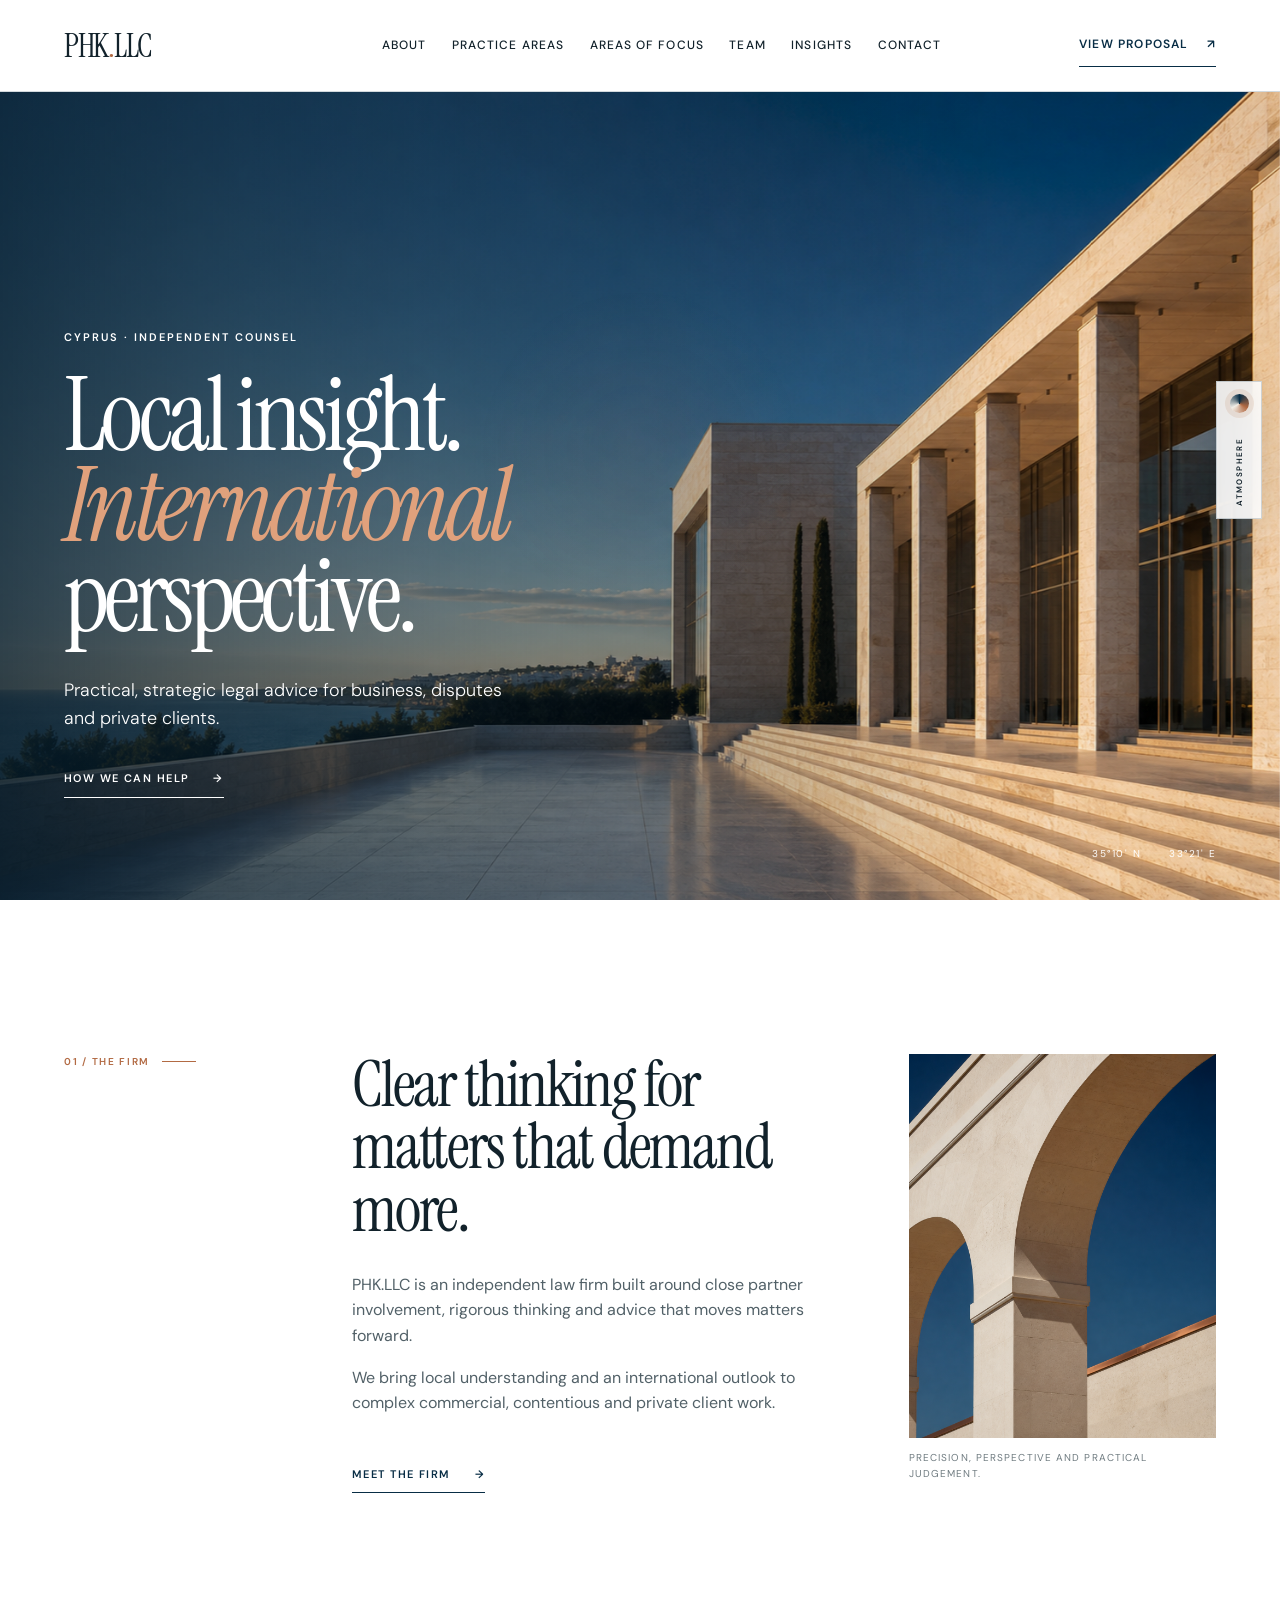
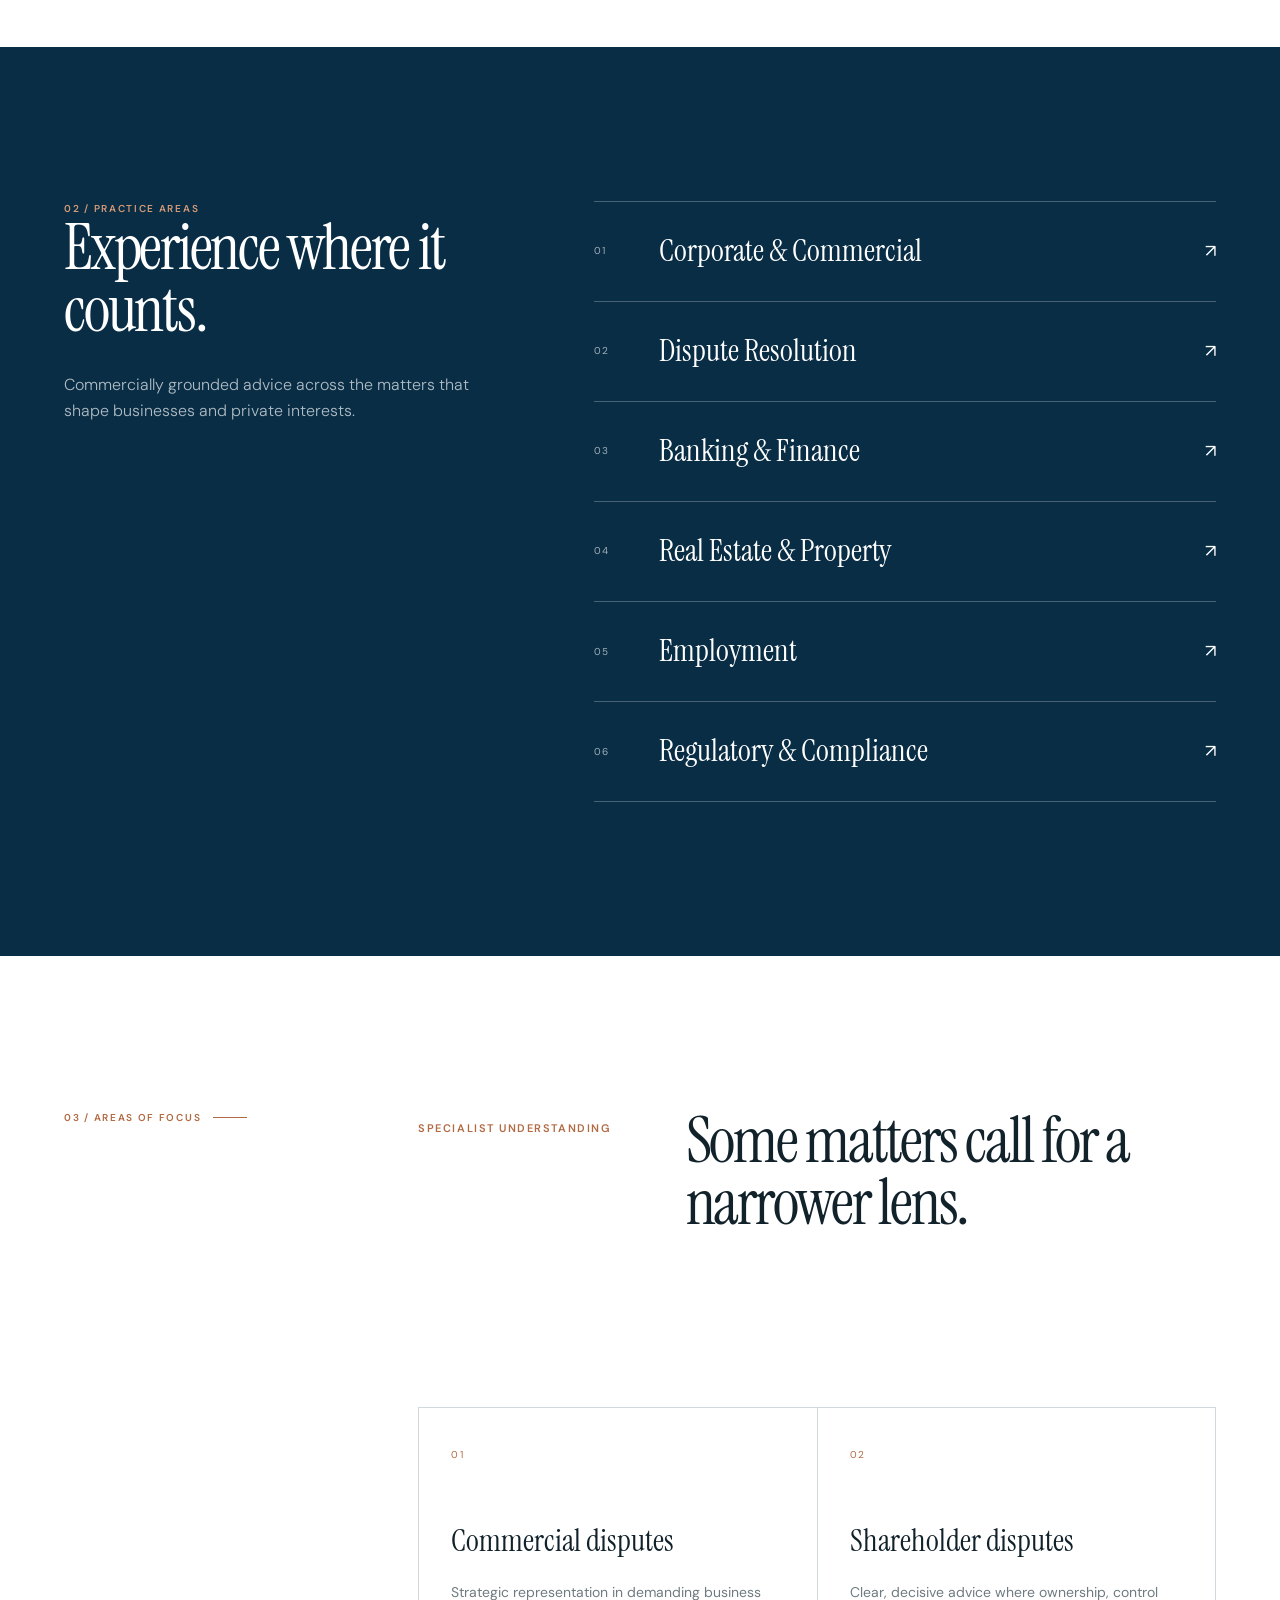
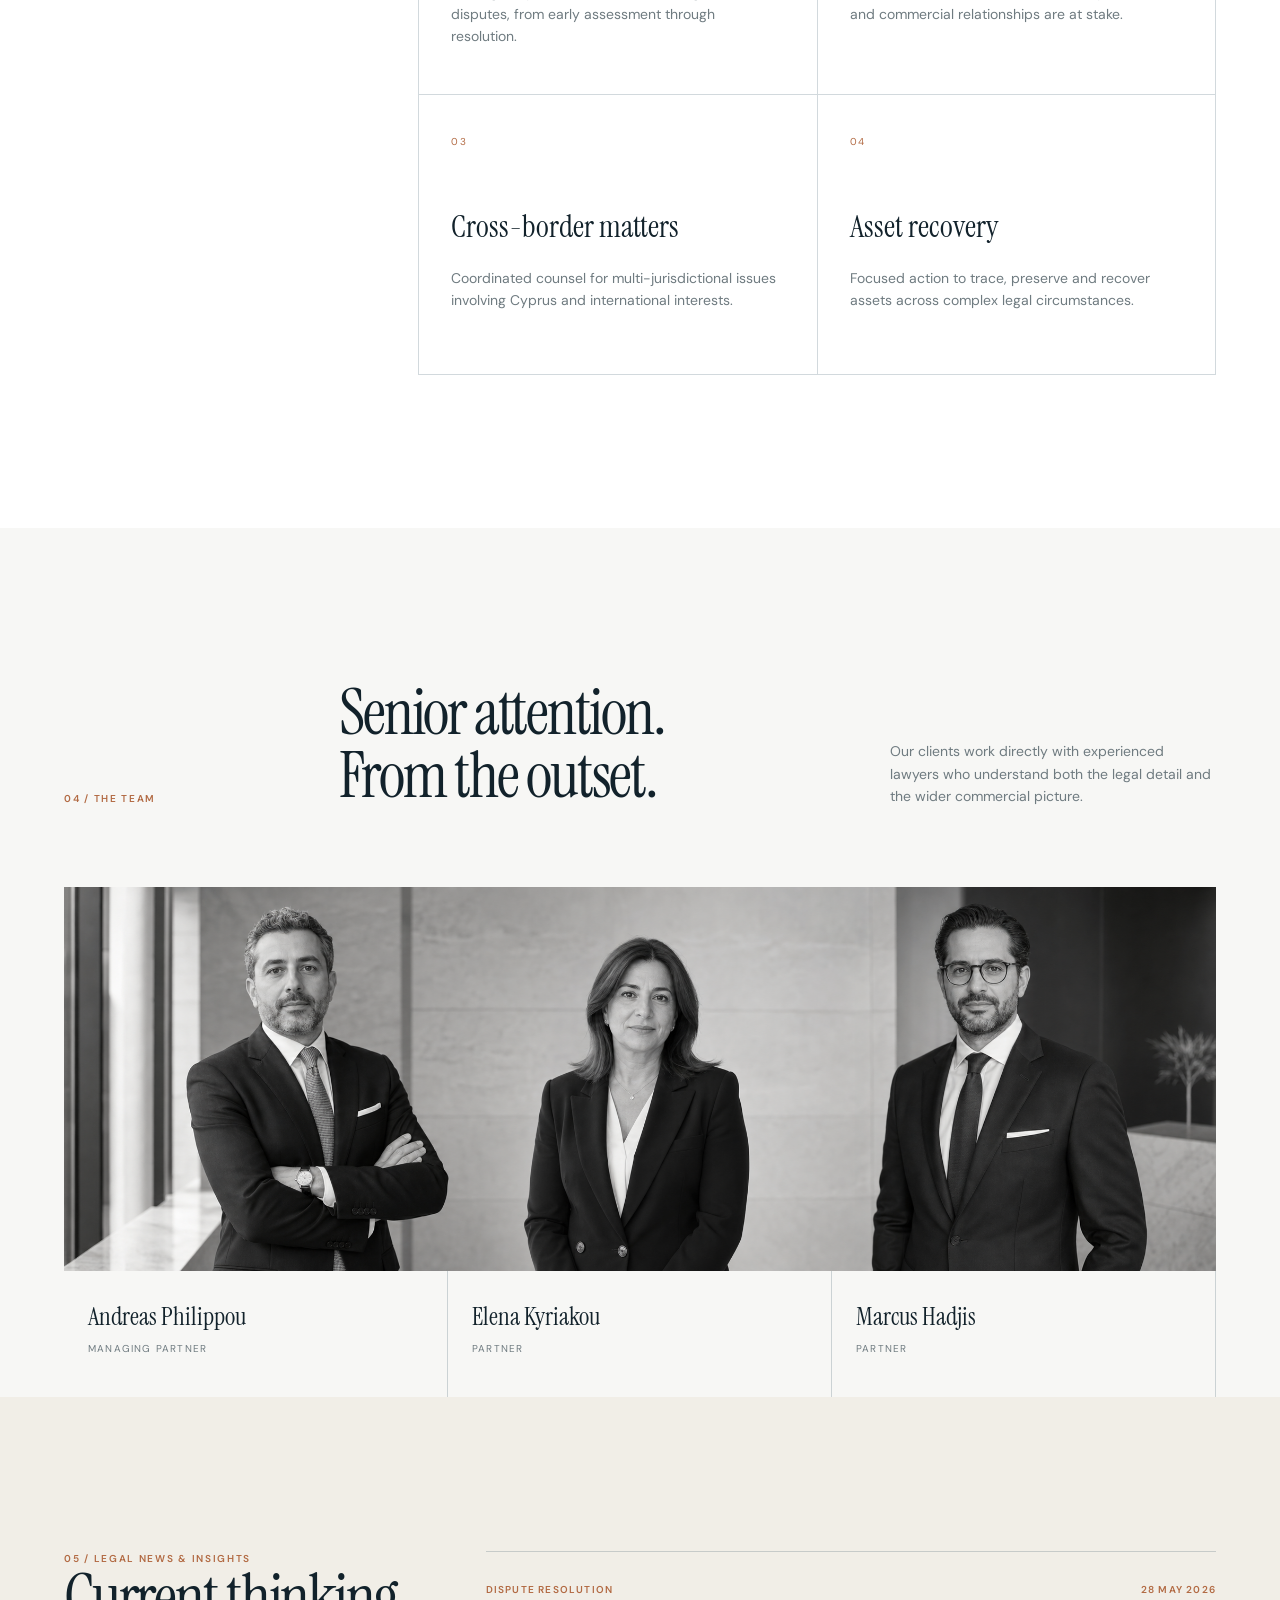
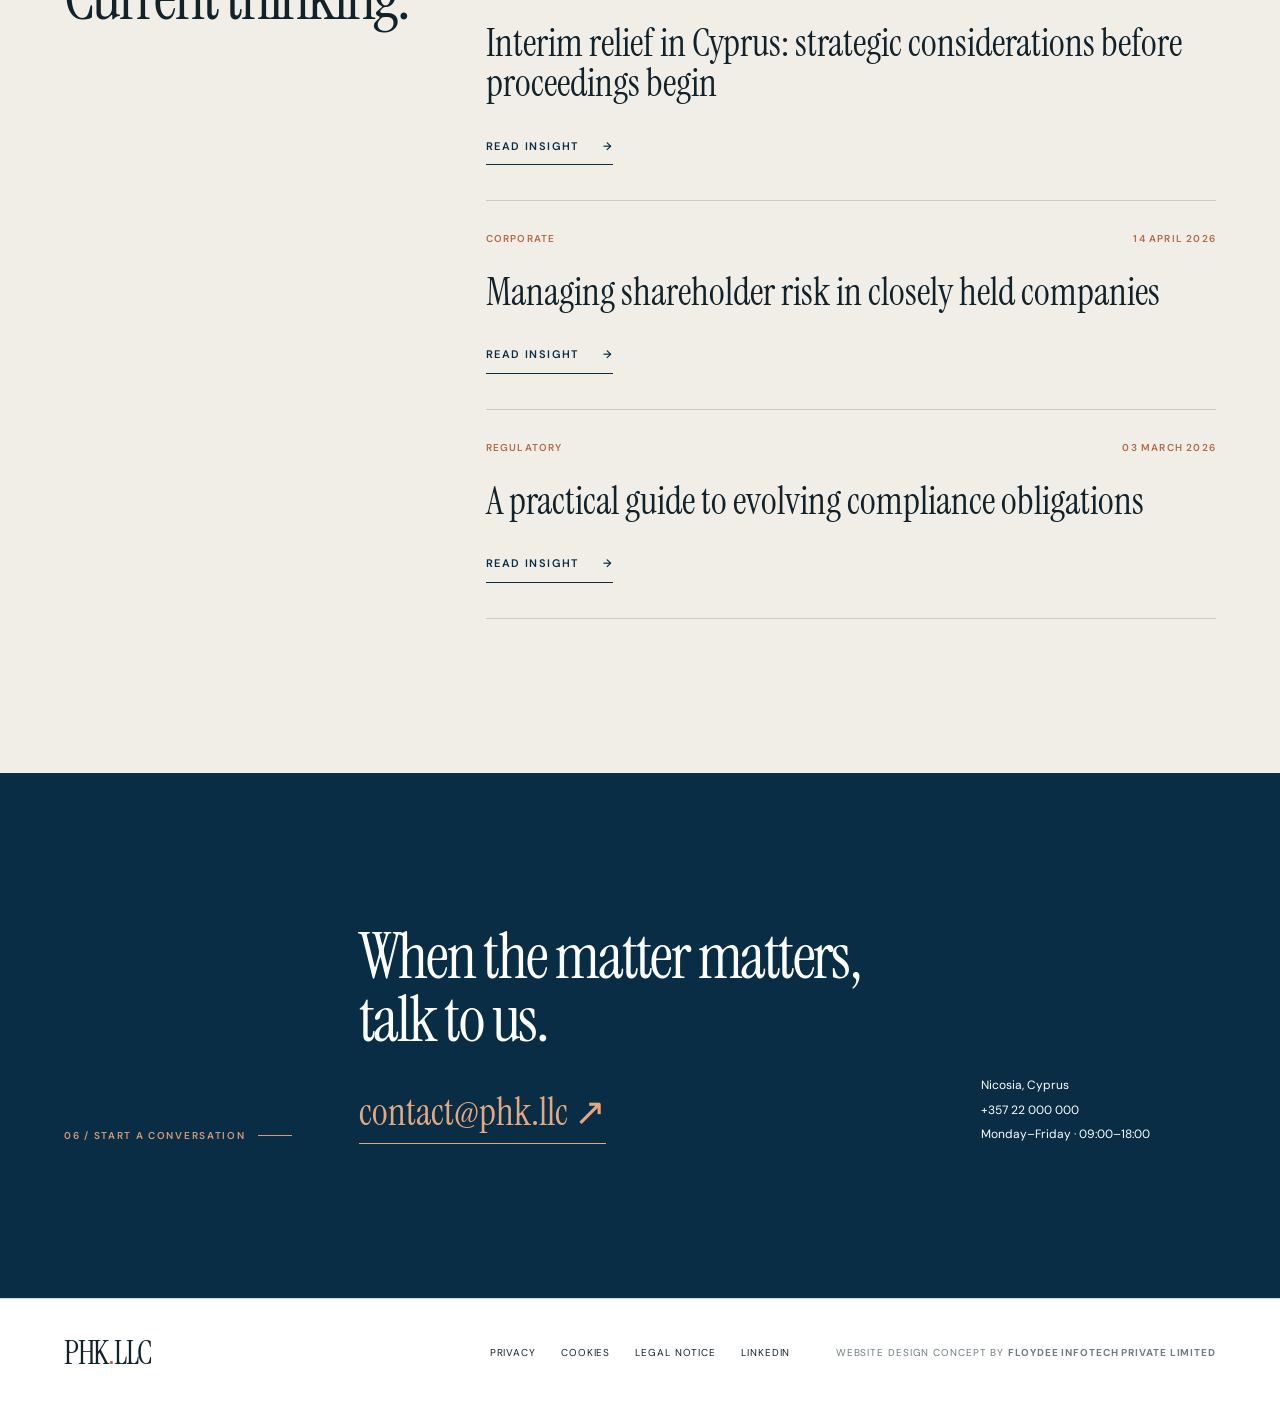
<file: index.html>
<!doctype html>
<html lang="en">
<head>
  <meta charset="utf-8">
  <meta name="viewport" content="width=device-width, initial-scale=1">
  <meta name="description" content="PHK.LLC is an independent Cyprus law firm providing strategic counsel for business, disputes and private clients.">
  <meta property="og:title" content="PHK.LLC | Local insight. International perspective.">
  <meta property="og:description" content="Independent legal counsel for complex commercial and private matters.">
  <meta property="og:image" content="assets/mediterranean-hero.png">
  <title>PHK.LLC | Local insight. International perspective.</title>
  <link rel="preconnect" href="https://fonts.googleapis.com">
  <link rel="preconnect" href="https://fonts.gstatic.com" crossorigin>
  <link href="https://fonts.googleapis.com/css2?family=DM+Sans:wght@300;400;500;600&family=Instrument+Serif:ital@0;1&display=swap" rel="stylesheet">
  <link rel="stylesheet" href="styles.css">
  <script defer src="script.js"></script>
</head>
<body>
  <a class="skip-link" href="#main">Skip to content</a>
  <aside class="theme-studio" data-theme-studio>
    <button class="theme-studio-toggle" type="button" aria-expanded="false" aria-label="Open colour studio" data-theme-toggle>
      <span class="theme-studio-orb" aria-hidden="true"></span>
      <span>Atmosphere</span>
    </button>
    <div class="theme-studio-panel" aria-label="Choose website atmosphere">
      <p>Choose an atmosphere</p>
      <button class="theme-choice is-active" type="button" data-theme-choice="mediterranean"><i></i><span>Mediterranean</span></button>
      <button class="theme-choice" type="button" data-theme-choice="light"><i></i><span>Gallery light</span></button>
      <button class="theme-choice" type="button" data-theme-choice="midnight"><i></i><span>Midnight ink</span></button>
      <button class="theme-choice" type="button" data-theme-choice="terracotta"><i></i><span>Terracotta</span></button>
    </div>
  </aside>

  <header class="site-header">
    <a class="wordmark" href="#" aria-label="PHK.LLC home">PHK<span>.</span>LLC</a>
    <button class="menu-toggle" type="button" aria-expanded="false" aria-controls="site-nav">Menu</button>
    <nav class="site-nav" id="site-nav" aria-label="Primary navigation">
      <a href="#about">About</a>
      <a href="#practice">Practice Areas</a>
      <a href="#focus">Areas of Focus</a>
      <a href="#team">Team</a>
      <a href="#insights">Insights</a>
      <a href="#contact">Contact</a>
    </nav>
    <button class="proposal-trigger button-link" type="button">View proposal <span aria-hidden="true">↗</span></button>
  </header>

  <main id="main">
    <section class="hero" aria-labelledby="hero-title">
      <img class="hero-image" src="assets/mediterranean-hero.png" alt="Contemporary Mediterranean limestone architecture overlooking the sea">
      <div class="hero-shade"></div>
      <div class="hero-copy">
        <p class="hero-location">Cyprus · Independent counsel</p>
        <h1 id="hero-title">Local insight.<br><em>International</em> perspective.</h1>
        <p class="hero-intro">Practical, strategic legal advice for business, disputes and private clients.</p>
        <a class="text-link light" href="#practice">How we can help <span aria-hidden="true">→</span></a>
      </div>
      <div class="hero-index" aria-hidden="true">
        <span>35°10' N</span>
        <span>33°21' E</span>
      </div>
    </section>

    <section class="intro section-pad" id="about">
      <div class="section-label reveal">01 / The firm</div>
      <div class="intro-copy reveal">
        <h2>Clear thinking for matters that demand more.</h2>
        <p>PHK.LLC is an independent law firm built around close partner involvement, rigorous thinking and advice that moves matters forward.</p>
        <p>We bring local understanding and an international outlook to complex commercial, contentious and private client work.</p>
        <a class="text-link" href="#contact">Meet the firm <span aria-hidden="true">→</span></a>
      </div>
      <figure class="intro-image reveal">
        <img src="assets/limestone-arches.png" alt="Limestone arches against a deep blue Mediterranean sky">
        <figcaption>Precision, perspective and practical judgement.</figcaption>
      </figure>
    </section>

    <section class="practice section-pad navy" id="practice">
      <div class="section-heading reveal">
        <div class="section-label light">02 / Practice areas</div>
        <h2>Experience where it counts.</h2>
        <p>Commercially grounded advice across the matters that shape businesses and private interests.</p>
      </div>
      <div class="practice-list reveal">
        <a href="#contact"><span>01</span><strong>Corporate &amp; Commercial</strong><i aria-hidden="true">↗</i></a>
        <a href="#contact"><span>02</span><strong>Dispute Resolution</strong><i aria-hidden="true">↗</i></a>
        <a href="#contact"><span>03</span><strong>Banking &amp; Finance</strong><i aria-hidden="true">↗</i></a>
        <a href="#contact"><span>04</span><strong>Real Estate &amp; Property</strong><i aria-hidden="true">↗</i></a>
        <a href="#contact"><span>05</span><strong>Employment</strong><i aria-hidden="true">↗</i></a>
        <a href="#contact"><span>06</span><strong>Regulatory &amp; Compliance</strong><i aria-hidden="true">↗</i></a>
      </div>
    </section>

    <section class="focus section-pad" id="focus">
      <div class="section-label reveal">03 / Areas of focus</div>
      <div class="focus-title reveal">
        <p>Specialist understanding</p>
        <h2>Some matters call for a narrower lens.</h2>
      </div>
      <div class="focus-grid reveal">
        <article><span>01</span><h3>Commercial disputes</h3><p>Strategic representation in demanding business disputes, from early assessment through resolution.</p></article>
        <article><span>02</span><h3>Shareholder disputes</h3><p>Clear, decisive advice where ownership, control and commercial relationships are at stake.</p></article>
        <article><span>03</span><h3>Cross-border matters</h3><p>Coordinated counsel for multi-jurisdictional issues involving Cyprus and international interests.</p></article>
        <article><span>04</span><h3>Asset recovery</h3><p>Focused action to trace, preserve and recover assets across complex legal circumstances.</p></article>
      </div>
    </section>

    <section class="team section-pad" id="team">
      <div class="team-heading reveal">
        <div class="section-label">04 / The team</div>
        <h2>Senior attention.<br>From the outset.</h2>
        <p>Our clients work directly with experienced lawyers who understand both the legal detail and the wider commercial picture.</p>
      </div>
      <div class="team-photo reveal">
        <img src="assets/team-portrait.png" alt="Three senior PHK.LLC lawyers">
      </div>
      <div class="team-names reveal">
        <a href="#contact"><strong>Andreas Philippou</strong><span>Managing Partner</span></a>
        <a href="#contact"><strong>Elena Kyriakou</strong><span>Partner</span></a>
        <a href="#contact"><strong>Marcus Hadjis</strong><span>Partner</span></a>
      </div>
    </section>

    <section class="insights section-pad sand" id="insights">
      <div class="section-heading reveal">
        <div class="section-label">05 / Legal news &amp; insights</div>
        <h2>Current thinking.</h2>
      </div>
      <div class="insight-list reveal">
        <article>
          <div class="insight-meta"><span>Dispute resolution</span><time datetime="2026-05-28">28 May 2026</time></div>
          <h3>Interim relief in Cyprus: strategic considerations before proceedings begin</h3>
          <a class="text-link" href="#contact">Read insight <span aria-hidden="true">→</span></a>
        </article>
        <article>
          <div class="insight-meta"><span>Corporate</span><time datetime="2026-04-14">14 April 2026</time></div>
          <h3>Managing shareholder risk in closely held companies</h3>
          <a class="text-link" href="#contact">Read insight <span aria-hidden="true">→</span></a>
        </article>
        <article>
          <div class="insight-meta"><span>Regulatory</span><time datetime="2026-03-03">03 March 2026</time></div>
          <h3>A practical guide to evolving compliance obligations</h3>
          <a class="text-link" href="#contact">Read insight <span aria-hidden="true">→</span></a>
        </article>
      </div>
    </section>

    <section class="contact section-pad navy" id="contact">
      <div class="section-label light reveal">06 / Start a conversation</div>
      <div class="contact-main reveal">
        <h2>When the matter matters, talk to us.</h2>
        <a href="mailto:contact@phk.llc">contact@phk.llc <span aria-hidden="true">↗</span></a>
      </div>
      <address class="contact-details reveal">
        <span>Nicosia, Cyprus</span>
        <a href="tel:+35722000000">+357 22 000 000</a>
        <span>Monday–Friday · 09:00–18:00</span>
      </address>
    </section>
  </main>

  <footer class="site-footer">
    <a class="wordmark" href="#">PHK<span>.</span>LLC</a>
    <div class="footer-links">
      <a href="#">Privacy</a><a href="#">Cookies</a><a href="#">Legal notice</a><a href="#">LinkedIn</a>
    </div>
    <p>Website design concept by <strong>Floydee Infotech Private Limited</strong></p>
  </footer>

  <div class="gate" id="proposal-gate" hidden>
    <div class="gate-backdrop" data-close-gate></div>
    <section class="gate-panel" role="dialog" aria-modal="true" aria-labelledby="gate-title">
      <button class="gate-close" type="button" aria-label="Close proposal access" data-close-gate>×</button>
      <div class="gate-mark" aria-hidden="true">P</div>
      <p class="gate-kicker">Private presentation</p>
      <h2 id="gate-title">Your proposal is ready.</h2>
      <p>Enter the access code shared with you to view the tailored project proposal.</p>
      <form class="gate-form" data-gate-form>
        <label for="proposal-code">Access code</label>
        <div class="code-field">
          <input id="proposal-code" name="code" type="password" autocomplete="off" required>
          <button type="button" data-toggle-code aria-label="Show access code">Show</button>
        </div>
        <p class="gate-error" data-gate-error aria-live="polite"></p>
        <button class="gate-submit" type="submit">Open proposal <span aria-hidden="true">→</span></button>
      </form>
      <p class="gate-note">Prepared exclusively for PHK.LLC by Floydee Infotech Private Limited.</p>
    </section>
  </div>
</body>
</html>
</file>
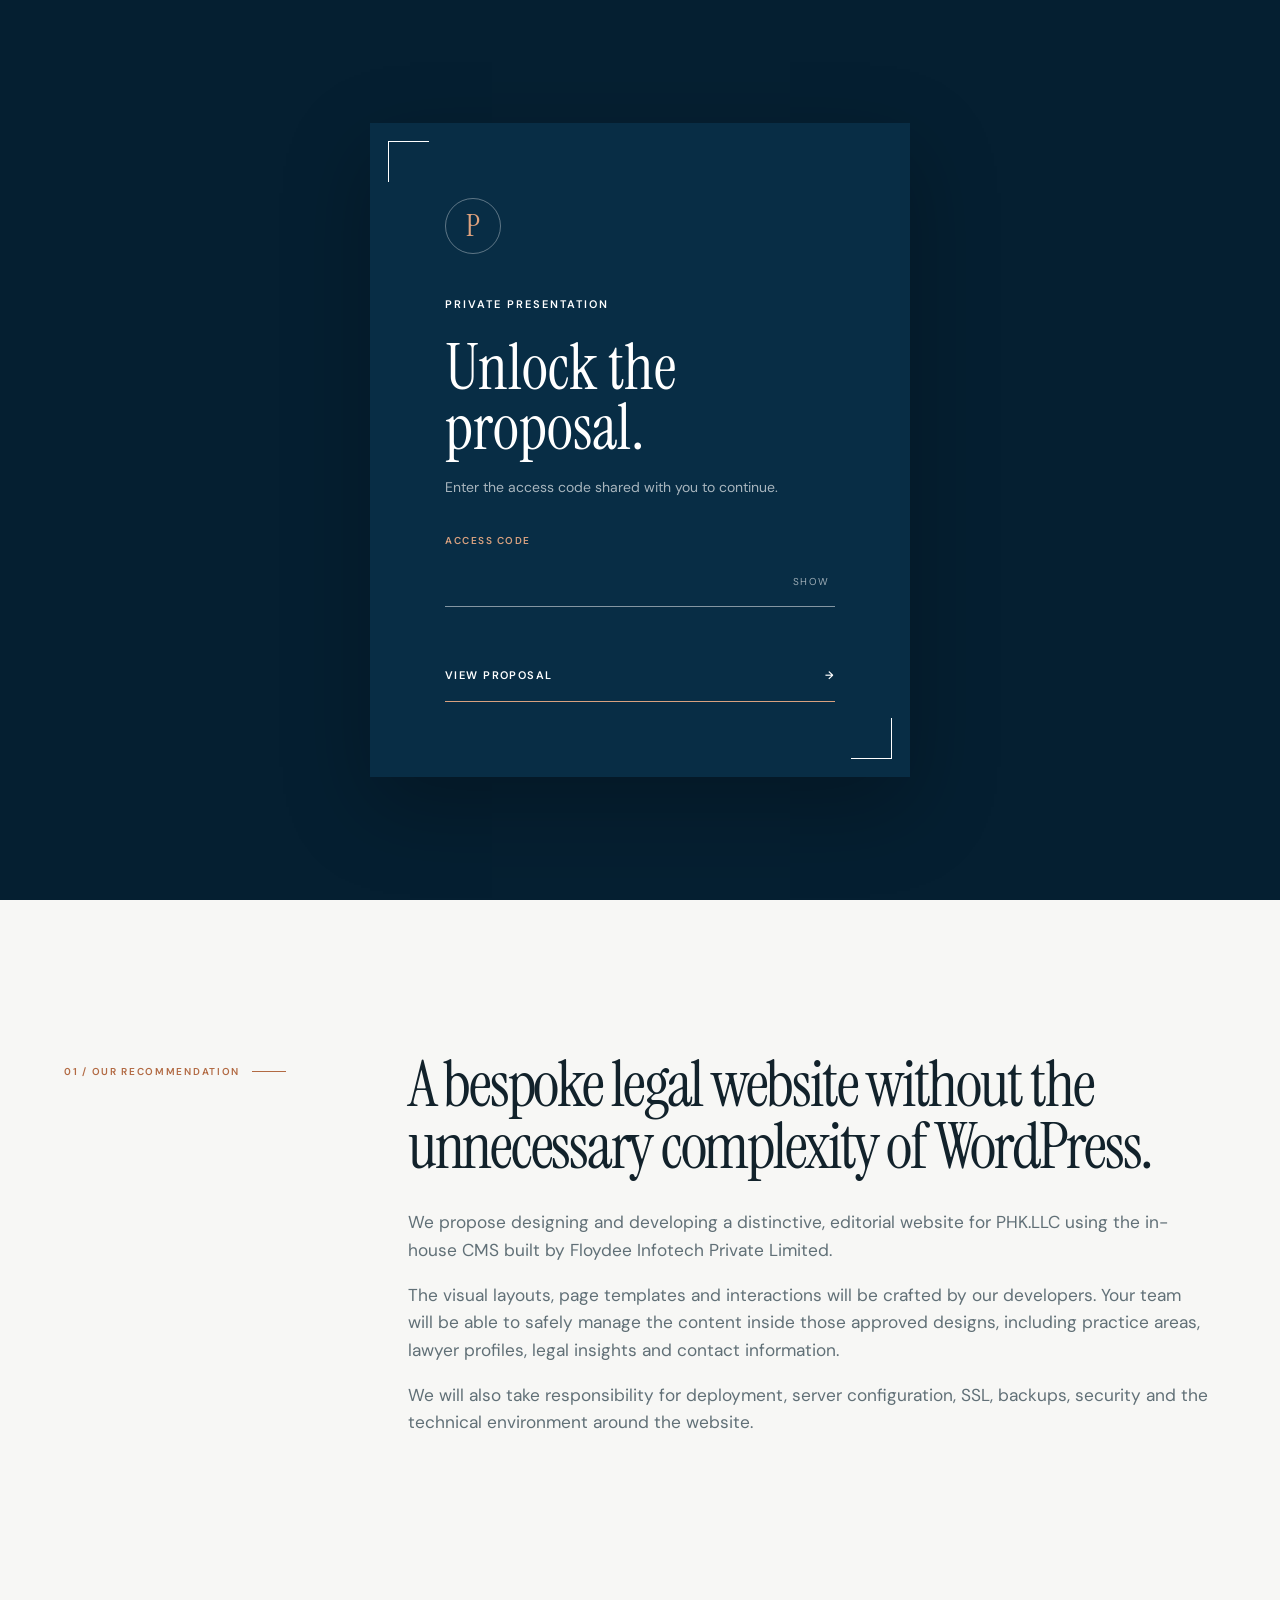
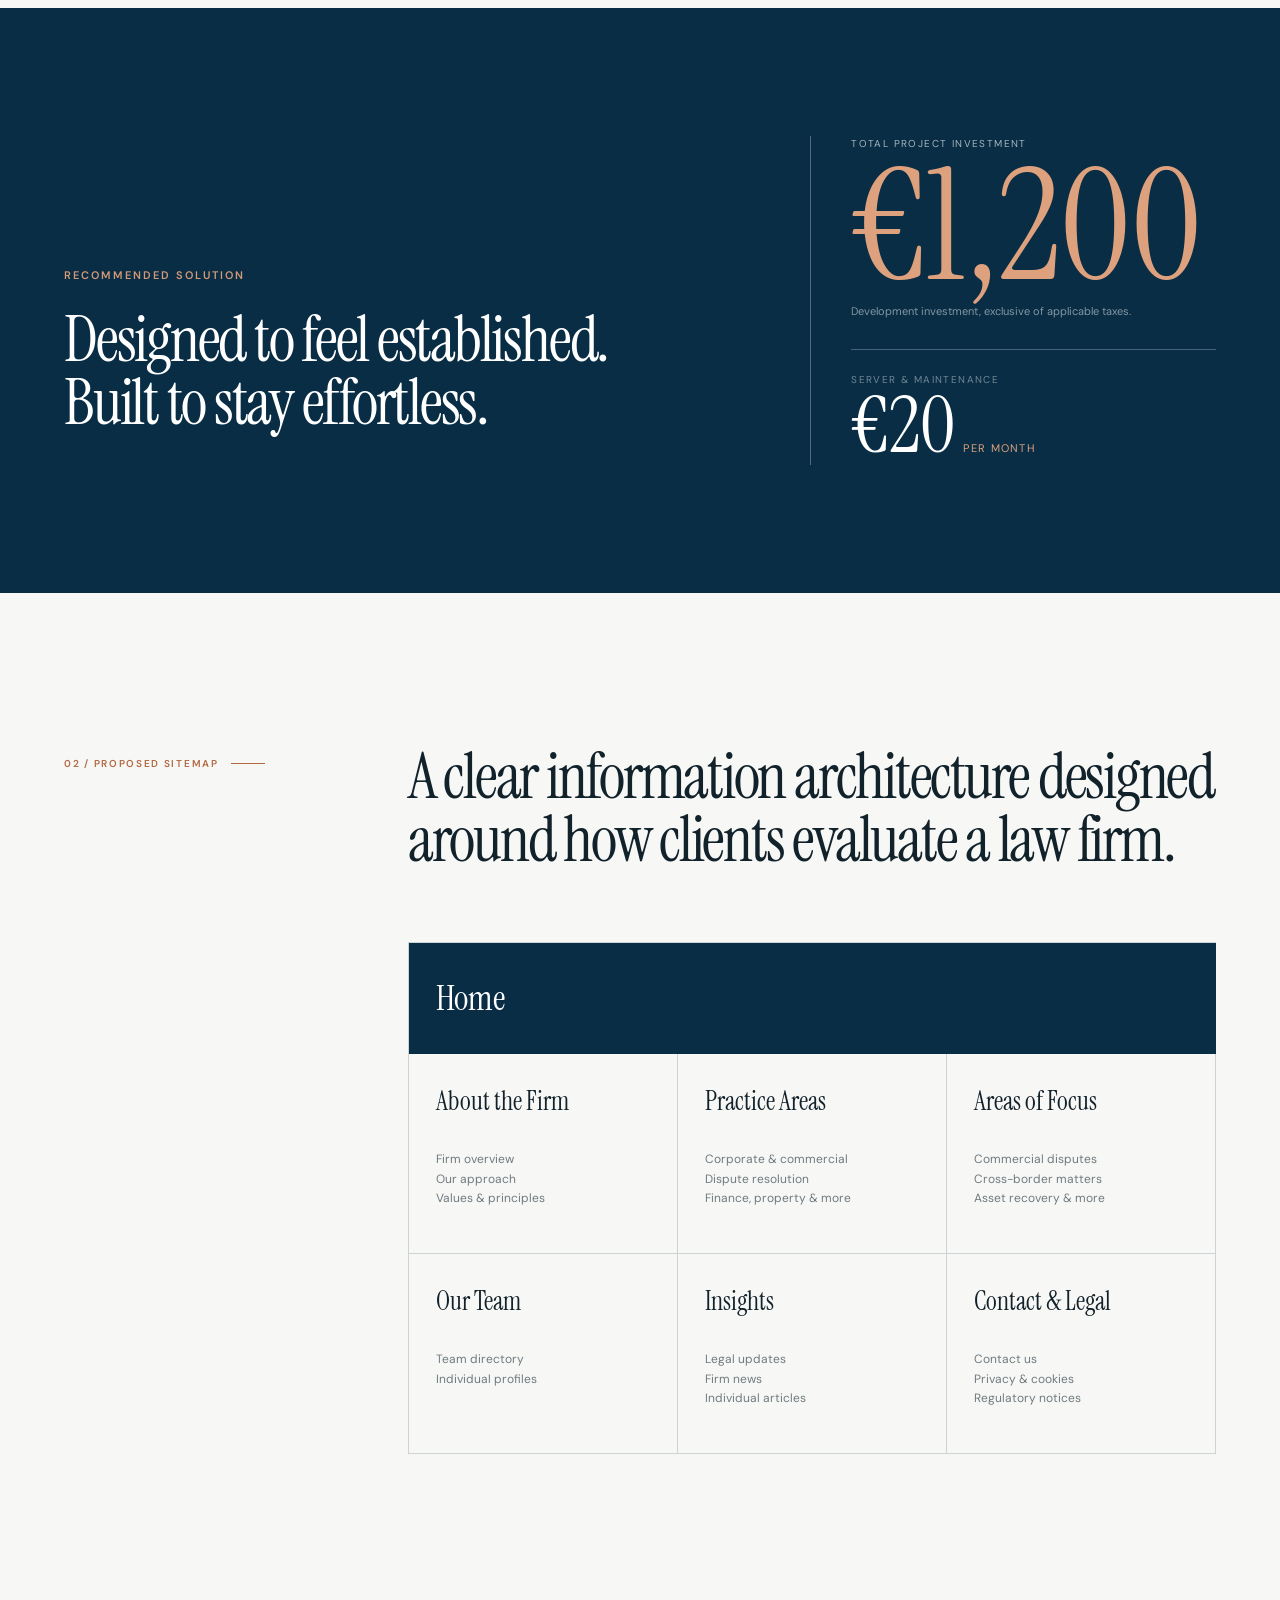
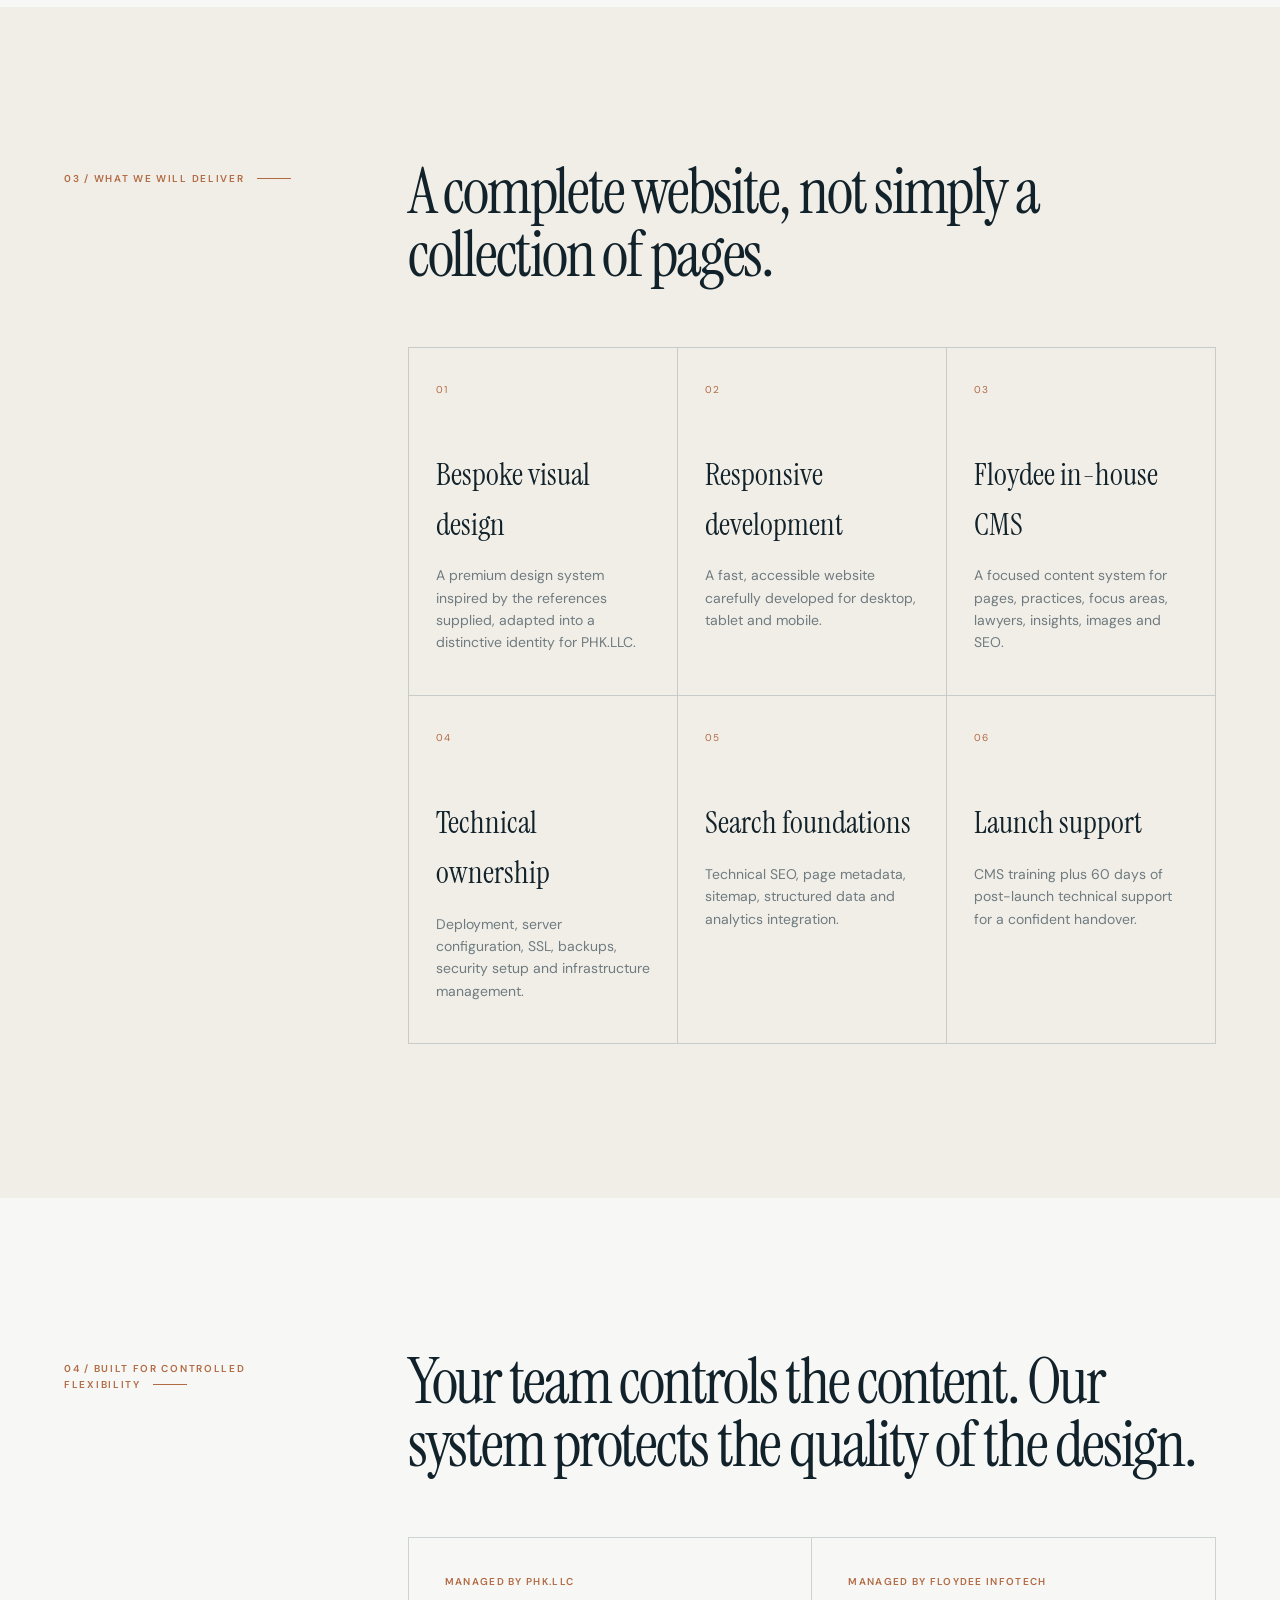
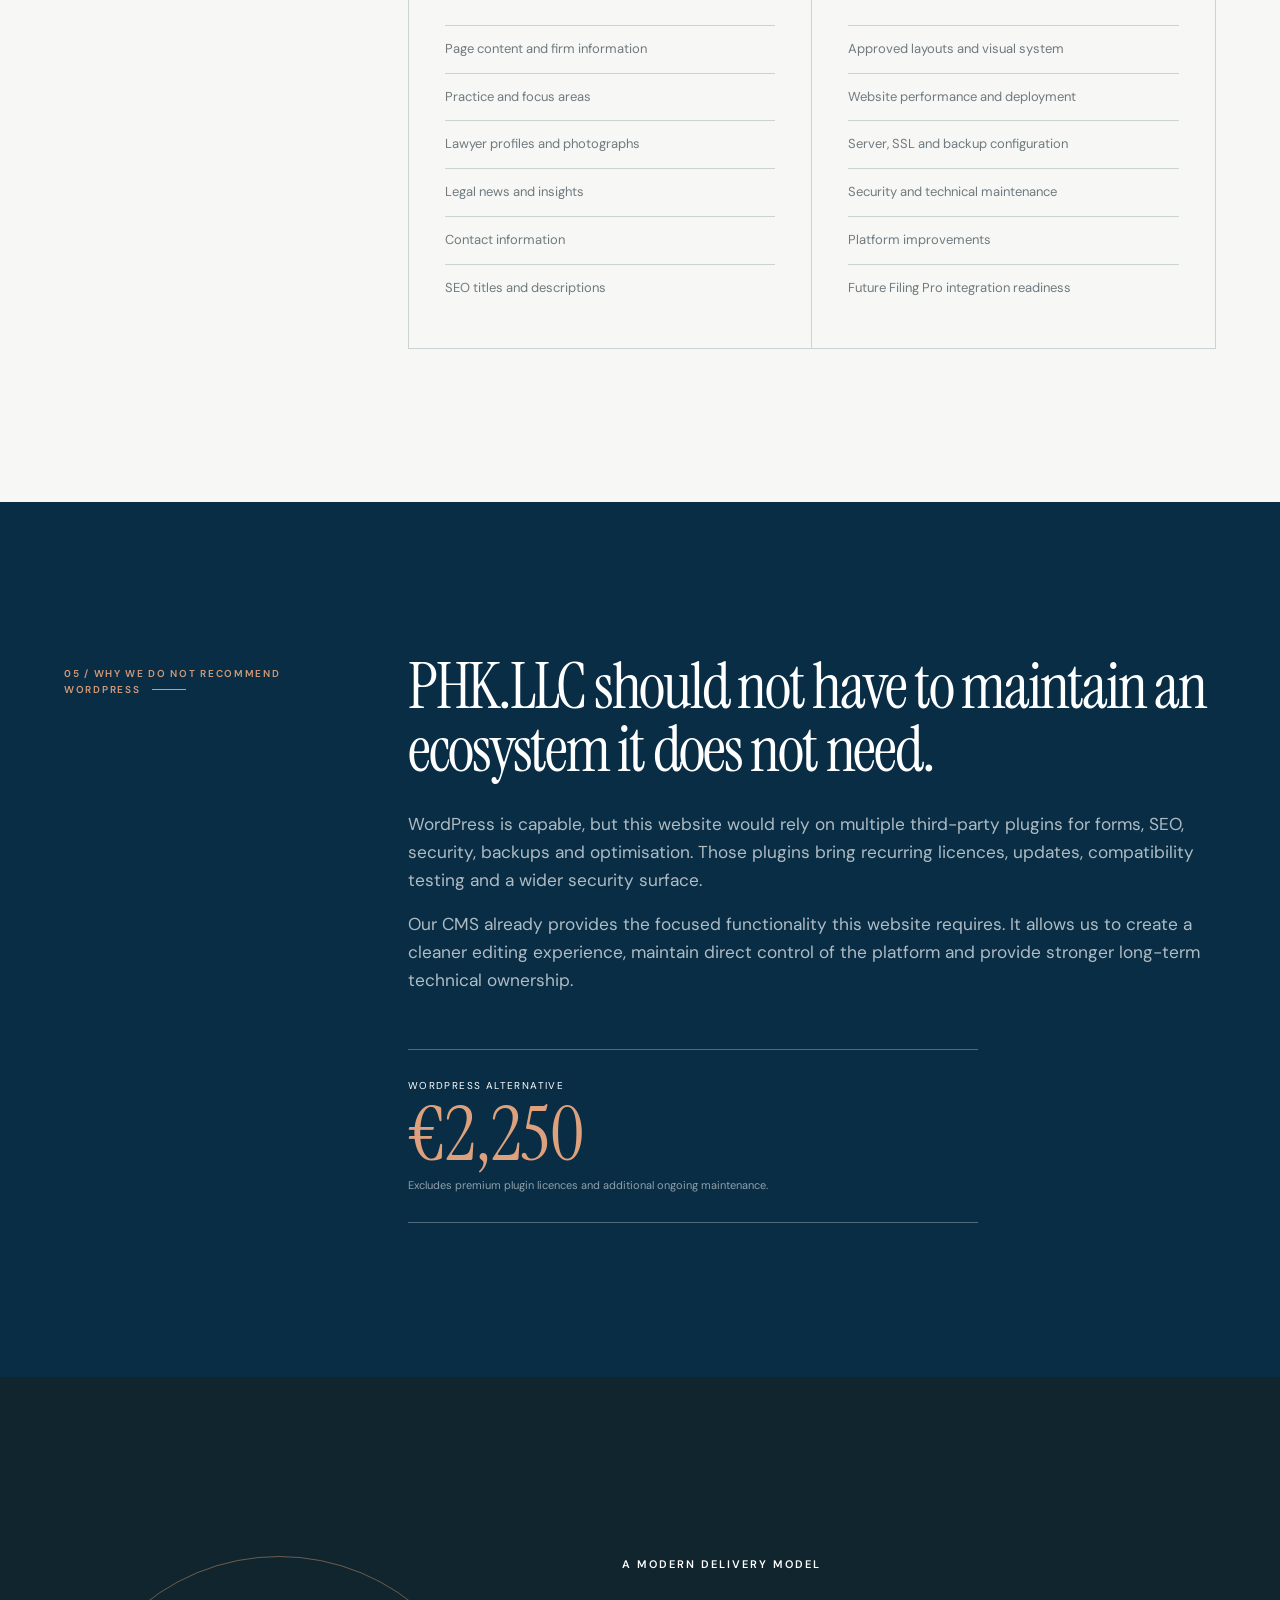
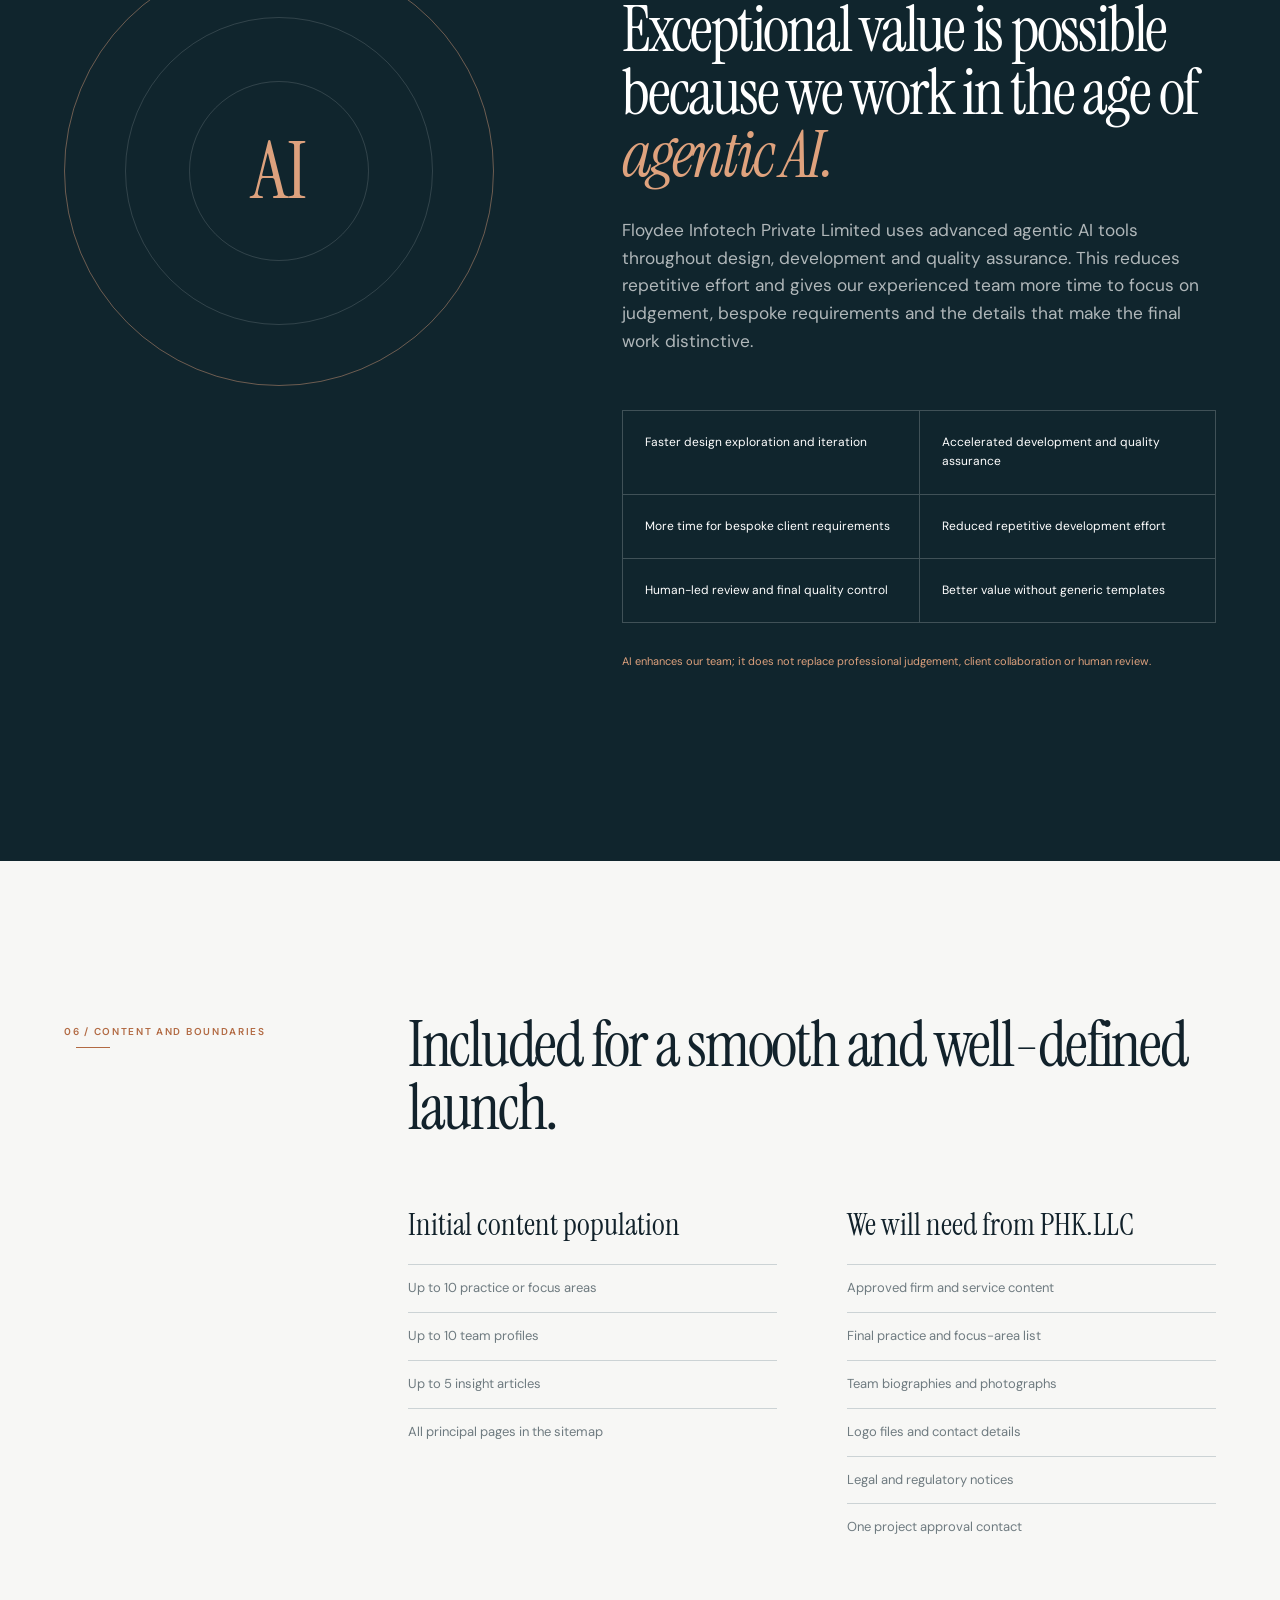
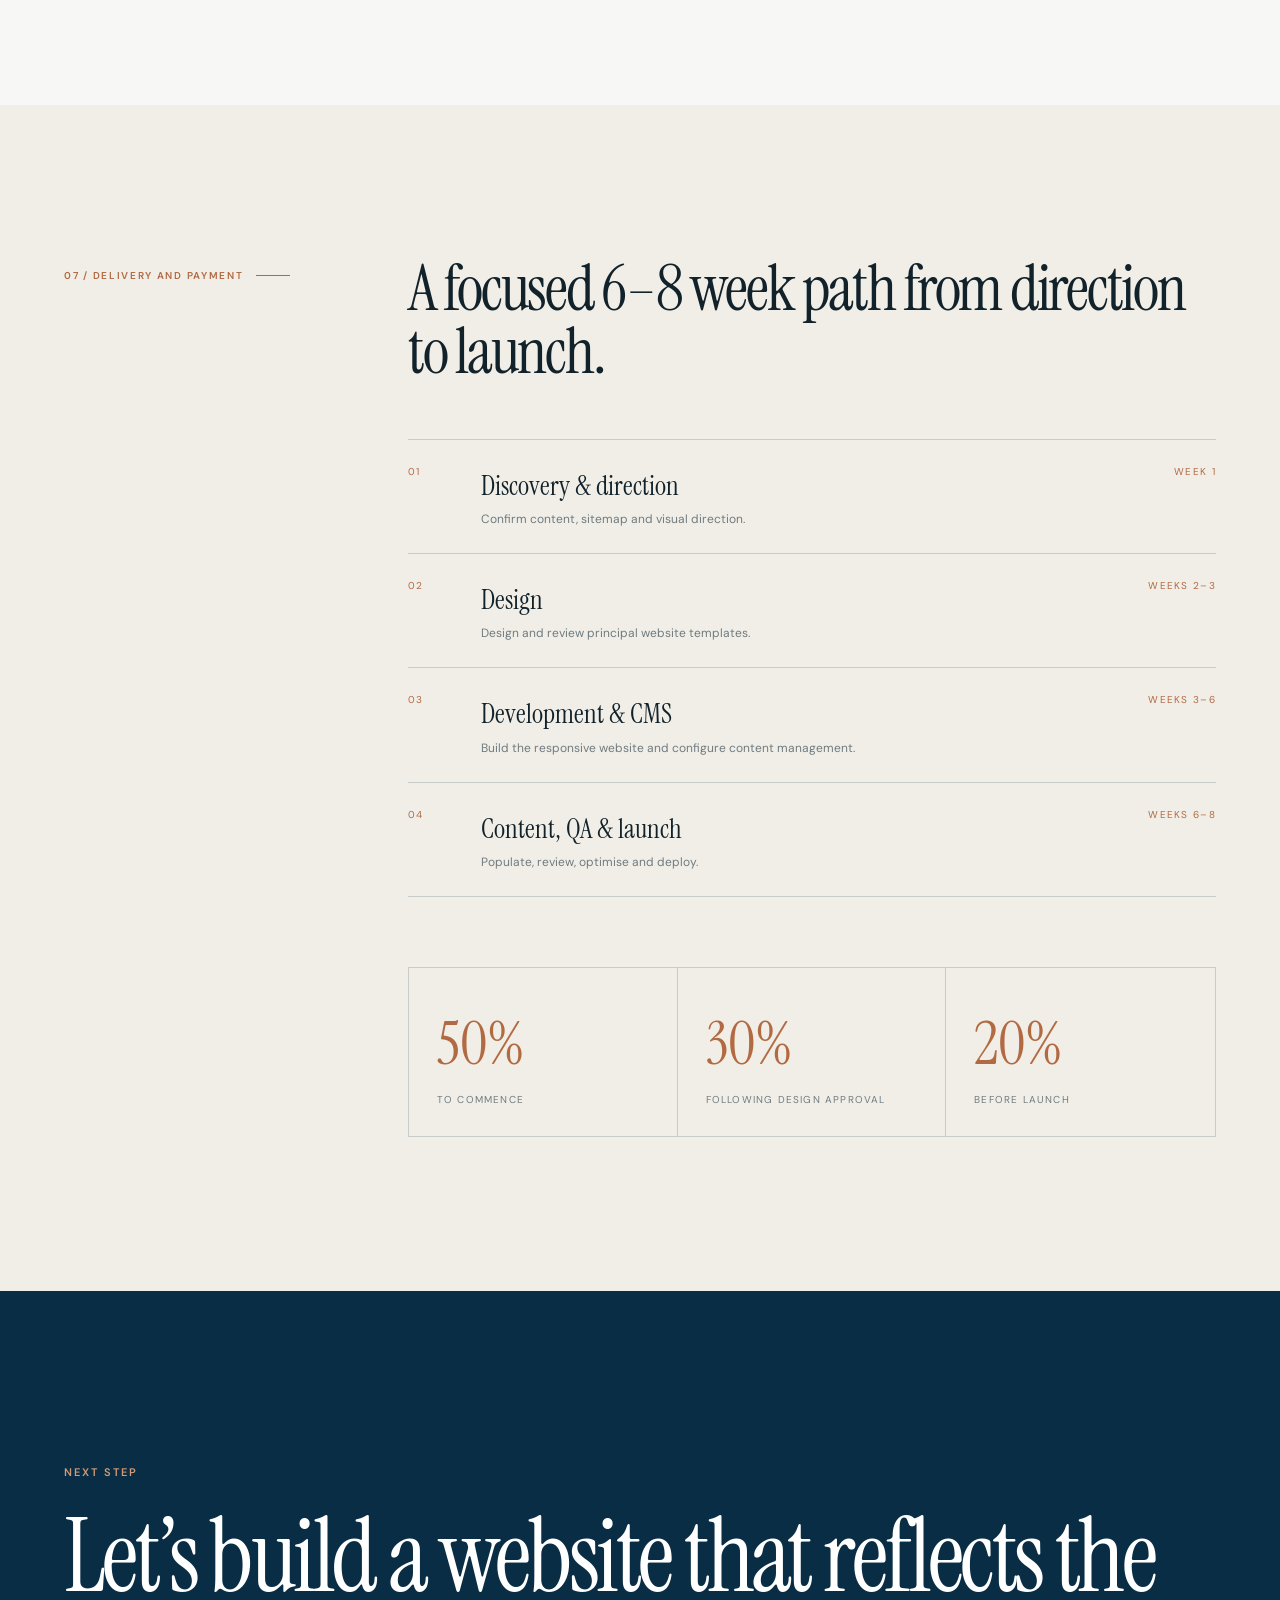
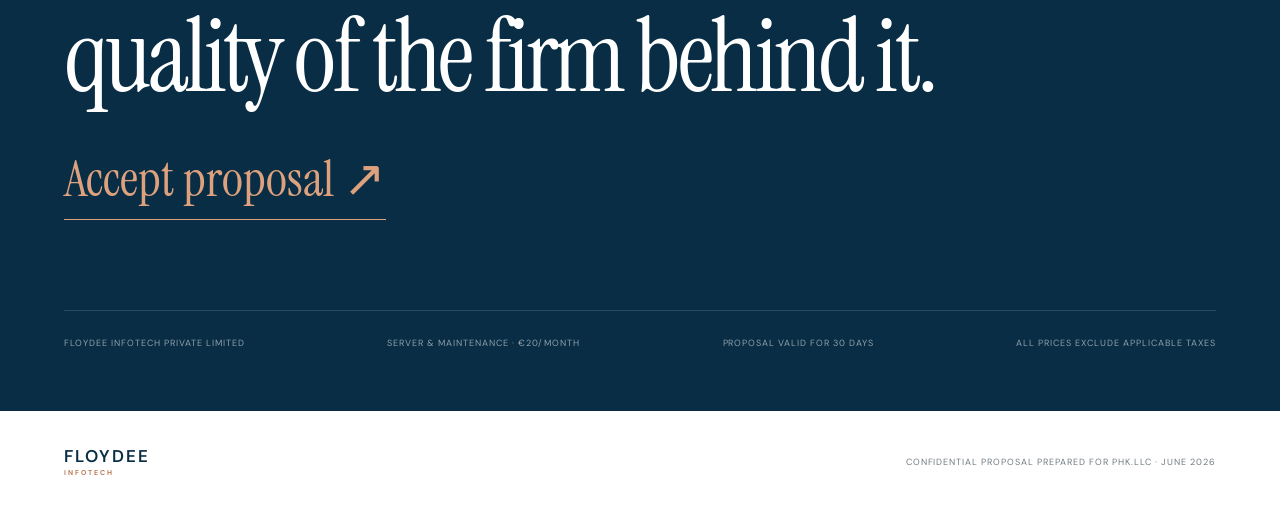
<file: proposal.html>
<!doctype html>
<html lang="en" data-proposal-page>
<head>
  <meta charset="utf-8">
  <meta name="viewport" content="width=device-width, initial-scale=1">
  <meta name="robots" content="noindex,nofollow">
  <title>PHK.LLC Digital Proposal | Floydee Infotech Private Limited</title>
  <link rel="preconnect" href="https://fonts.googleapis.com">
  <link rel="preconnect" href="https://fonts.gstatic.com" crossorigin>
  <link href="https://fonts.googleapis.com/css2?family=DM+Sans:wght@300;400;500;600&family=Instrument+Serif:ital@0;1&display=swap" rel="stylesheet">
  <link rel="stylesheet" href="styles.css">
  <script defer src="script.js"></script>
</head>
<body class="proposal-page">
  <aside class="theme-studio" data-theme-studio>
    <button class="theme-studio-toggle" type="button" aria-expanded="false" aria-label="Open colour studio" data-theme-toggle>
      <span class="theme-studio-orb" aria-hidden="true"></span>
      <span>Atmosphere</span>
    </button>
    <div class="theme-studio-panel" aria-label="Choose proposal atmosphere">
      <p>Choose an atmosphere</p>
      <button class="theme-choice is-active" type="button" data-theme-choice="mediterranean"><i></i><span>Mediterranean</span></button>
      <button class="theme-choice" type="button" data-theme-choice="light"><i></i><span>Gallery light</span></button>
      <button class="theme-choice" type="button" data-theme-choice="midnight"><i></i><span>Midnight ink</span></button>
      <button class="theme-choice" type="button" data-theme-choice="terracotta"><i></i><span>Terracotta</span></button>
    </div>
  </aside>
  <div class="proposal-lock" data-proposal-lock>
    <div class="gate-panel lock-panel" role="dialog" aria-modal="true" aria-labelledby="lock-title">
      <div class="gate-mark" aria-hidden="true">P</div>
      <p class="gate-kicker">Private presentation</p>
      <h2 id="lock-title">Unlock the proposal.</h2>
      <p>Enter the access code shared with you to continue.</p>
      <form class="gate-form" data-gate-form>
        <label for="direct-proposal-code">Access code</label>
        <div class="code-field">
          <input id="direct-proposal-code" name="code" type="password" autocomplete="off" required>
          <button type="button" data-toggle-code aria-label="Show access code">Show</button>
        </div>
        <p class="gate-error" data-gate-error aria-live="polite"></p>
        <button class="gate-submit" type="submit">View proposal <span aria-hidden="true">→</span></button>
      </form>
    </div>
  </div>

  <header class="proposal-header">
    <a class="floydee-mark" href="index.html">FLOYDEE<span>INFOTECH</span></a>
    <span>Confidential proposal · 11 June 2026</span>
    <a href="index.html">View website concept ↗</a>
  </header>

  <main class="proposal-main">
    <section class="proposal-hero">
      <div>
        <p class="proposal-eyebrow">Prepared exclusively for PHK.LLC</p>
        <h1>A digital presence built around <em>clarity, confidence</em> and expertise.</h1>
      </div>
      <div class="proposal-summary">
        <p>Website design, development, tailored CMS and complete technical management.</p>
        <div><span>Development</span><strong>€1,200</strong></div>
        <div><span>Server &amp; maintenance</span><strong>€20 / month</strong></div>
        <div><span>Delivery</span><strong>6–8 weeks</strong></div>
        <div><span>Support</span><strong>60 days included</strong></div>
      </div>
    </section>

    <section class="proposal-intro proposal-section">
      <p class="proposal-number">01 / Our recommendation</p>
      <div>
        <h2>A bespoke legal website without the unnecessary complexity of WordPress.</h2>
        <p>We propose designing and developing a distinctive, editorial website for PHK.LLC using the in-house CMS built by Floydee Infotech Private Limited.</p>
        <p>The visual layouts, page templates and interactions will be crafted by our developers. Your team will be able to safely manage the content inside those approved designs, including practice areas, lawyer profiles, legal insights and contact information.</p>
        <p>We will also take responsibility for deployment, server configuration, SSL, backups, security and the technical environment around the website.</p>
      </div>
    </section>

    <section class="proposal-price navy">
      <div>
        <p class="proposal-eyebrow light">Recommended solution</p>
        <h2>Designed to feel established.<br>Built to stay effortless.</h2>
      </div>
      <div class="price-stack">
        <span>Total project investment</span>
        <strong>€1,200</strong>
        <p>Development investment, exclusive of applicable taxes.</p>
        <div class="monthly-price"><span>Server &amp; maintenance</span><strong>€20</strong><em>per month</em></div>
      </div>
    </section>

    <section class="proposal-section">
      <p class="proposal-number">02 / Proposed sitemap</p>
      <div>
        <h2>A clear information architecture designed around how clients evaluate a law firm.</h2>
        <div class="sitemap">
          <div class="sitemap-home">Home</div>
          <div><strong>About the Firm</strong><span>Firm overview</span><span>Our approach</span><span>Values &amp; principles</span></div>
          <div><strong>Practice Areas</strong><span>Corporate &amp; commercial</span><span>Dispute resolution</span><span>Finance, property &amp; more</span></div>
          <div><strong>Areas of Focus</strong><span>Commercial disputes</span><span>Cross-border matters</span><span>Asset recovery &amp; more</span></div>
          <div><strong>Our Team</strong><span>Team directory</span><span>Individual profiles</span></div>
          <div><strong>Insights</strong><span>Legal updates</span><span>Firm news</span><span>Individual articles</span></div>
          <div><strong>Contact &amp; Legal</strong><span>Contact us</span><span>Privacy &amp; cookies</span><span>Regulatory notices</span></div>
        </div>
      </div>
    </section>

    <section class="proposal-section sand">
      <p class="proposal-number">03 / What we will deliver</p>
      <div>
        <h2>A complete website, not simply a collection of pages.</h2>
        <div class="deliver-grid">
          <article><span>01</span><h3>Bespoke visual design</h3><p>A premium design system inspired by the references supplied, adapted into a distinctive identity for PHK.LLC.</p></article>
          <article><span>02</span><h3>Responsive development</h3><p>A fast, accessible website carefully developed for desktop, tablet and mobile.</p></article>
          <article><span>03</span><h3>Floydee in-house CMS</h3><p>A focused content system for pages, practices, focus areas, lawyers, insights, images and SEO.</p></article>
          <article><span>04</span><h3>Technical ownership</h3><p>Deployment, server configuration, SSL, backups, security setup and infrastructure management.</p></article>
          <article><span>05</span><h3>Search foundations</h3><p>Technical SEO, page metadata, sitemap, structured data and analytics integration.</p></article>
          <article><span>06</span><h3>Launch support</h3><p>CMS training plus 60 days of post-launch technical support for a confident handover.</p></article>
        </div>
      </div>
    </section>

    <section class="cms-split proposal-section">
      <p class="proposal-number">04 / Built for controlled flexibility</p>
      <div>
        <h2>Your team controls the content. Our system protects the quality of the design.</h2>
        <div class="compare">
          <article>
            <p class="compare-label">Managed by PHK.LLC</p>
            <ul>
              <li>Page content and firm information</li>
              <li>Practice and focus areas</li>
              <li>Lawyer profiles and photographs</li>
              <li>Legal news and insights</li>
              <li>Contact information</li>
              <li>SEO titles and descriptions</li>
            </ul>
          </article>
          <article>
            <p class="compare-label">Managed by Floydee Infotech</p>
            <ul>
              <li>Approved layouts and visual system</li>
              <li>Website performance and deployment</li>
              <li>Server, SSL and backup configuration</li>
              <li>Security and technical maintenance</li>
              <li>Platform improvements</li>
              <li>Future Filing Pro integration readiness</li>
            </ul>
          </article>
        </div>
      </div>
    </section>

    <section class="wordpress proposal-section navy">
      <p class="proposal-number light">05 / Why we do not recommend WordPress</p>
      <div>
        <h2>PHK.LLC should not have to maintain an ecosystem it does not need.</h2>
        <p>WordPress is capable, but this website would rely on multiple third-party plugins for forms, SEO, security, backups and optimisation. Those plugins bring recurring licences, updates, compatibility testing and a wider security surface.</p>
        <p>Our CMS already provides the focused functionality this website requires. It allows us to create a cleaner editing experience, maintain direct control of the platform and provide stronger long-term technical ownership.</p>
        <div class="wp-alt"><span>WordPress alternative</span><strong>€2,250</strong><p>Excludes premium plugin licences and additional ongoing maintenance.</p></div>
      </div>
    </section>

    <section class="ai-story">
      <div class="ai-orbit" aria-hidden="true"><span>AI</span></div>
      <div>
        <p class="proposal-eyebrow">A modern delivery model</p>
        <h2>Exceptional value is possible because we work in the age of <em>agentic AI.</em></h2>
        <p class="ai-lead">Floydee Infotech Private Limited uses advanced agentic AI tools throughout design, development and quality assurance. This reduces repetitive effort and gives our experienced team more time to focus on judgement, bespoke requirements and the details that make the final work distinctive.</p>
        <div class="ai-grid">
          <span>Faster design exploration and iteration</span>
          <span>Accelerated development and quality assurance</span>
          <span>More time for bespoke client requirements</span>
          <span>Reduced repetitive development effort</span>
          <span>Human-led review and final quality control</span>
          <span>Better value without generic templates</span>
        </div>
        <p class="ai-note">AI enhances our team; it does not replace professional judgement, client collaboration or human review.</p>
      </div>
    </section>

    <section class="proposal-section">
      <p class="proposal-number">06 / Content and boundaries</p>
      <div>
        <h2>Included for a smooth and well-defined launch.</h2>
        <div class="terms-columns">
          <article><h3>Initial content population</h3><ul><li>Up to 10 practice or focus areas</li><li>Up to 10 team profiles</li><li>Up to 5 insight articles</li><li>All principal pages in the sitemap</li></ul></article>
          <article><h3>We will need from PHK.LLC</h3><ul><li>Approved firm and service content</li><li>Final practice and focus-area list</li><li>Team biographies and photographs</li><li>Logo files and contact details</li><li>Legal and regulatory notices</li><li>One project approval contact</li></ul></article>
        </div>
      </div>
    </section>

    <section class="timeline proposal-section sand">
      <p class="proposal-number">07 / Delivery and payment</p>
      <div>
        <h2>A focused 6–8 week path from direction to launch.</h2>
        <ol class="timeline-list">
          <li><span>01</span><div><strong>Discovery &amp; direction</strong><p>Confirm content, sitemap and visual direction.</p></div><em>Week 1</em></li>
          <li><span>02</span><div><strong>Design</strong><p>Design and review principal website templates.</p></div><em>Weeks 2–3</em></li>
          <li><span>03</span><div><strong>Development &amp; CMS</strong><p>Build the responsive website and configure content management.</p></div><em>Weeks 3–6</em></li>
          <li><span>04</span><div><strong>Content, QA &amp; launch</strong><p>Populate, review, optimise and deploy.</p></div><em>Weeks 6–8</em></li>
        </ol>
        <div class="payment">
          <div><strong>50%</strong><span>To commence</span></div>
          <div><strong>30%</strong><span>Following design approval</span></div>
          <div><strong>20%</strong><span>Before launch</span></div>
        </div>
      </div>
    </section>

    <section class="proposal-close navy">
      <p class="proposal-eyebrow light">Next step</p>
      <h2>Let’s build a website that reflects the quality of the firm behind it.</h2>
      <a href="mailto:admin@floydee.com?subject=PHK.LLC%20Website%20Proposal%20Acceptance">Accept proposal <span aria-hidden="true">↗</span></a>
      <div class="close-meta"><span>Floydee Infotech Private Limited</span><span>Server &amp; maintenance · €20/month</span><span>Proposal valid for 30 days</span><span>All prices exclude applicable taxes</span></div>
    </section>
  </main>

  <footer class="proposal-footer">
    <a class="floydee-mark" href="index.html">FLOYDEE<span>INFOTECH</span></a>
    <p>Confidential proposal prepared for PHK.LLC · June 2026</p>
  </footer>
</body>
</html>
</file>
<file: styles.css>
:root {
  --navy: #082d45;
  --navy-deep: #051f31;
  --blue: #0b4770;
  --white: #fff;
  --sand: #f1eee7;
  --stone: #d9d1c4;
  --copper: #b26a43;
  --ink: #12222b;
  --muted: #6f7b80;
  --line: rgba(8, 45, 69, .18);
  --serif: "Instrument Serif", Georgia, serif;
  --sans: "DM Sans", Arial, sans-serif;
  --pad: clamp(24px, 5vw, 78px);
  --page: #fff;
  --surface: #fff;
  --surface-soft: #f7f7f5;
  --sand-theme: #f1eee7;
  --hero-accent: #e0a17c;
  --pointer-x: 50vw;
  --pointer-y: 50vh;
}

* { box-sizing: border-box; }
html { scroll-behavior: smooth; }
body { margin: 0; color: var(--ink); background: var(--page); font-family: var(--sans); font-size: 16px; line-height: 1.6; transition: color .65s ease, background-color .65s ease; }
body::before { content: ""; position: fixed; z-index: 80; left: var(--pointer-x); top: var(--pointer-y); width: 340px; height: 340px; border-radius: 50%; background: radial-gradient(circle, color-mix(in srgb, var(--copper) 11%, transparent), transparent 67%); pointer-events: none; transform: translate(-50%, -50%); opacity: .75; transition: opacity .5s; }
body.is-locked { overflow: hidden; }
a { color: inherit; text-decoration: none; }
button, input { font: inherit; }
img { display: block; width: 100%; }
.skip-link { position: fixed; z-index: 1000; left: 12px; top: -80px; padding: 10px 16px; background: var(--white); color: var(--navy); }
.skip-link:focus { top: 12px; }
:focus-visible { outline: 2px solid var(--copper); outline-offset: 4px; }

.site-header { height: 92px; padding: 0 var(--pad); display: grid; grid-template-columns: 180px 1fr auto; align-items: center; gap: 32px; border-bottom: 1px solid var(--line); background: var(--surface); transition: background-color .65s ease, border-color .65s ease; }
.wordmark { font-family: var(--serif); font-size: 32px; letter-spacing: -.04em; line-height: 1; }
.wordmark span { color: var(--copper); }
.site-nav { justify-self: center; display: flex; gap: clamp(18px, 2vw, 38px); font-size: 12px; font-weight: 500; letter-spacing: .09em; text-transform: uppercase; }
.site-nav a, .footer-links a { position: relative; }
.site-nav a::after, .footer-links a::after { content: ""; position: absolute; left: 0; right: 100%; bottom: -7px; height: 1px; background: var(--copper); transition: right .3s; }
.site-nav a:hover::after, .footer-links a:hover::after { right: 0; }
.button-link { border: 0; padding: 11px 0; color: var(--navy); background: transparent; border-bottom: 1px solid var(--navy); cursor: pointer; font-size: 12px; font-weight: 600; letter-spacing: .1em; text-transform: uppercase; }
.button-link span { margin-left: 14px; }
.menu-toggle { display: none; }

.hero { min-height: calc(100svh - 92px); position: relative; display: flex; align-items: flex-end; color: var(--white); overflow: hidden; }
.hero-image, .hero-shade { position: absolute; inset: 0; height: 100%; object-fit: cover; }
.hero-image { animation: hero-in 1.5s ease both, hero-breathe 16s 1.5s ease-in-out infinite alternate; }
.hero-shade { background: linear-gradient(90deg, rgba(3,27,43,.82) 0%, rgba(3,27,43,.36) 47%, rgba(3,27,43,.02) 78%); }
.hero-copy { position: relative; z-index: 1; max-width: 860px; padding: clamp(80px, 11vw, 170px) var(--pad) clamp(55px, 8vw, 110px); }
.hero-location, .proposal-eyebrow, .gate-kicker { margin: 0 0 25px; font-size: 11px; font-weight: 600; letter-spacing: .18em; text-transform: uppercase; }
.hero h1 { margin: 0; font-family: var(--serif); font-size: clamp(63px, 8vw, 126px); font-weight: 400; line-height: .88; letter-spacing: -.045em; }
.hero h1 em { color: var(--hero-accent); font-weight: 400; transition: color .65s ease; }
.hero-intro { max-width: 470px; margin: 34px 0 28px; font-size: clamp(16px, 1.4vw, 20px); font-weight: 300; }
.hero-index { position: absolute; z-index: 1; right: var(--pad); bottom: 38px; display: flex; gap: 28px; font-size: 10px; letter-spacing: .15em; }
.text-link { display: inline-flex; align-items: center; gap: 24px; padding: 9px 0; border-bottom: 1px solid currentColor; color: var(--navy); font-size: 11px; font-weight: 600; letter-spacing: .13em; text-transform: uppercase; transition: gap .3s; }
.text-link:hover { gap: 34px; }
.text-link.light { color: var(--white); }

.section-pad { padding: clamp(85px, 12vw, 180px) var(--pad); }
.section-label, .proposal-number { font-size: 10px; font-weight: 600; letter-spacing: .17em; text-transform: uppercase; color: var(--copper); }
.section-label.light, .proposal-number.light, .proposal-eyebrow.light { color: #d49a77; }
.intro { display: grid; grid-template-columns: .55fr 1.25fr .8fr; gap: clamp(35px, 6vw, 100px); align-items: start; }
.intro-copy h2, .section-heading h2, .focus-title h2, .team-heading h2, .contact h2, .proposal-section h2, .proposal-price h2, .proposal-close h2, .ai-story h2 { margin: 0 0 30px; font-family: var(--serif); font-size: clamp(45px, 5vw, 82px); font-weight: 400; line-height: .98; letter-spacing: -.035em; }
.intro-copy p { max-width: 670px; color: #526168; font-size: clamp(16px, 1.25vw, 19px); }
.intro-copy .text-link { margin-top: 25px; }
.intro-image { margin: 0; }
.intro-image img { aspect-ratio: 4 / 5; object-fit: cover; }
.intro-image figcaption { margin-top: 12px; color: var(--muted); font-size: 10px; letter-spacing: .11em; text-transform: uppercase; }
.navy { color: var(--white); background: var(--navy); transition: background-color .65s ease; }
.sand { background: var(--sand-theme); transition: background-color .65s ease; }
.practice { display: grid; grid-template-columns: .8fr 1.2fr; gap: clamp(50px, 9vw, 150px); }
.section-heading p { max-width: 460px; color: inherit; opacity: .68; font-weight: 300; }
.practice-list { border-top: 1px solid rgba(255,255,255,.25); }
.practice-list a { display: grid; grid-template-columns: 45px 1fr auto; gap: 20px; align-items: center; padding: 25px 0; border-bottom: 1px solid rgba(255,255,255,.25); transition: color .25s, padding .25s; }
.practice-list a:hover { color: #e5a780; padding-left: 10px; }
.practice-list span { font-size: 10px; letter-spacing: .14em; opacity: .62; }
.practice-list strong { font-family: var(--serif); font-size: clamp(25px, 2.4vw, 39px); font-weight: 400; }
.practice-list i { font-style: normal; font-size: 18px; }
.focus { display: grid; grid-template-columns: .48fr 1.52fr; gap: clamp(40px, 8vw, 130px); }
.focus-title { grid-column: 2; display: grid; grid-template-columns: .6fr 1.4fr; gap: 40px; align-items: start; }
.focus-title p { margin-top: 10px; color: var(--copper); font-size: 11px; font-weight: 600; letter-spacing: .14em; text-transform: uppercase; }
.focus-grid { grid-column: 2; display: grid; grid-template-columns: repeat(2, 1fr); margin-top: 40px; border-top: 1px solid var(--line); border-left: 1px solid var(--line); }
.focus-grid article { min-height: 280px; padding: 32px; border-right: 1px solid var(--line); border-bottom: 1px solid var(--line); }
.focus-grid span { color: var(--copper); font-size: 10px; letter-spacing: .14em; }
.focus-grid h3, .deliver-grid h3, .terms-columns h3 { margin: 50px 0 15px; font-family: var(--serif); font-size: 31px; font-weight: 400; }
.focus-grid p, .deliver-grid p { color: var(--muted); font-size: 14px; }
.team { padding-bottom: 0; background: var(--surface-soft); transition: background-color .65s ease; }
.team-heading { display: grid; grid-template-columns: .45fr 1fr .65fr; gap: 50px; align-items: end; margin-bottom: 80px; }
.team-heading h2, .team-heading p { margin-bottom: 0; }
.team-heading p { color: var(--muted); font-size: 14px; }
.team-photo { overflow: hidden; }
.team-photo img { aspect-ratio: 3 / 1; object-fit: cover; transition: transform .8s ease; }
.team-photo:hover img { transform: scale(1.015); }
.team-names { display: grid; grid-template-columns: repeat(3, 1fr); }
.team-names a { display: flex; flex-direction: column; padding: 26px 24px 40px; border-right: 1px solid var(--line); transition: background .25s; }
.team-names a:hover { background: var(--white); }
.team-names strong { font-family: var(--serif); font-size: 25px; font-weight: 400; }
.team-names span { margin-top: 4px; color: var(--muted); font-size: 10px; letter-spacing: .12em; text-transform: uppercase; }
.insights { display: grid; grid-template-columns: .65fr 1.35fr; gap: 70px; }
.insight-list { border-top: 1px solid var(--line); }
.insight-list article { padding: 30px 0 35px; border-bottom: 1px solid var(--line); }
.insight-meta { display: flex; justify-content: space-between; color: var(--copper); font-size: 10px; font-weight: 600; letter-spacing: .12em; text-transform: uppercase; }
.insight-list h3 { max-width: 750px; margin: 25px 0; font-family: var(--serif); font-size: clamp(29px, 3vw, 46px); font-weight: 400; line-height: 1.05; }
.contact { display: grid; grid-template-columns: .5fr 1.2fr .5fr; gap: 60px; align-items: end; }
.contact-main h2 { max-width: 750px; }
.contact-main > a { display: inline-block; color: #e5a780; font-family: var(--serif); font-size: clamp(27px, 3vw, 46px); border-bottom: 1px solid currentColor; }
.contact-details { display: flex; flex-direction: column; gap: 5px; font-style: normal; font-size: 12px; opacity: .7; }
.site-footer { padding: 38px var(--pad); display: grid; grid-template-columns: 1fr auto 1fr; gap: 35px; align-items: center; border-top: 1px solid var(--line); background: var(--surface); font-size: 10px; letter-spacing: .09em; text-transform: uppercase; transition: background-color .65s ease; }
.footer-links { display: flex; gap: 25px; }
.site-footer p { justify-self: end; margin: 0; color: var(--muted); }

.gate[hidden] { display: none; }
.gate { position: fixed; z-index: 100; inset: 0; display: grid; place-items: center; padding: 20px; opacity: 0; transition: opacity .35s; }
.gate.is-open { opacity: 1; }
.gate-backdrop { position: absolute; inset: 0; background: rgba(3, 20, 31, .83); backdrop-filter: blur(10px); }
.gate-panel { position: relative; width: min(540px, 100%); padding: clamp(40px, 6vw, 75px); color: var(--white); background: var(--navy); box-shadow: 0 30px 80px rgba(0,0,0,.25); transform: translateY(25px); transition: transform .35s; }
.is-open .gate-panel { transform: translateY(0); }
.gate-panel::before, .gate-panel::after { content: ""; position: absolute; width: 40px; height: 40px; border-color: #d49a77; }
.gate-panel::before { left: 18px; top: 18px; border-left: 1px solid; border-top: 1px solid; }
.gate-panel::after { right: 18px; bottom: 18px; border-right: 1px solid; border-bottom: 1px solid; }
.gate-close { position: absolute; right: 23px; top: 17px; z-index: 2; border: 0; color: var(--white); background: transparent; font-size: 28px; cursor: pointer; }
.gate-mark { width: 56px; height: 56px; display: grid; place-items: center; margin-bottom: 42px; border: 1px solid rgba(255,255,255,.35); border-radius: 50%; color: #dda17d; font-family: var(--serif); font-size: 30px; }
.gate-panel h2 { margin: 0 0 18px; font-family: var(--serif); font-size: clamp(43px, 6vw, 63px); font-weight: 400; line-height: .95; }
.gate-panel > p:not(.gate-kicker):not(.gate-note) { color: rgba(255,255,255,.65); font-size: 14px; }
.gate-form { margin-top: 34px; }
.gate-form label { display: block; margin-bottom: 8px; color: #d8a17f; font-size: 10px; font-weight: 600; letter-spacing: .15em; text-transform: uppercase; }
.code-field { display: grid; grid-template-columns: 1fr auto; border-bottom: 1px solid rgba(255,255,255,.5); }
.code-field input { min-width: 0; padding: 12px 0; border: 0; outline: 0; color: var(--white); background: transparent; letter-spacing: .08em; }
.code-field button { border: 0; color: rgba(255,255,255,.6); background: transparent; cursor: pointer; font-size: 10px; letter-spacing: .12em; text-transform: uppercase; }
.gate-error { min-height: 23px; margin: 9px 0; color: #f0b18d; font-size: 12px; }
.gate-submit { width: 100%; display: flex; justify-content: space-between; margin-top: 12px; padding: 16px 0; border: 0; border-bottom: 1px solid #d8a17f; color: var(--white); background: transparent; cursor: pointer; font-size: 11px; font-weight: 600; letter-spacing: .13em; text-transform: uppercase; }
.gate-note { margin: 35px 0 0; color: rgba(255,255,255,.4); font-size: 9px; letter-spacing: .09em; text-transform: uppercase; }
.shake { animation: shake .32s linear; }

.proposal-page { background: var(--surface-soft); }
.proposal-lock { position: fixed; z-index: 200; inset: 0; display: grid; place-items: center; padding: 20px; background: var(--navy-deep); transition: opacity .4s, visibility .4s; }
.proposal-lock.is-unlocked { opacity: 0; visibility: hidden; pointer-events: none; }
.lock-panel { transform: none; }
.proposal-header { height: 84px; display: grid; grid-template-columns: 1fr auto 1fr; align-items: center; padding: 0 var(--pad); border-bottom: 1px solid var(--line); color: var(--navy); font-size: 10px; letter-spacing: .12em; text-transform: uppercase; background: var(--surface); transition: background-color .65s ease; }
.proposal-header > a:last-child { justify-self: end; border-bottom: 1px solid; }
.floydee-mark { display: flex; flex-direction: column; width: max-content; color: var(--navy); font-size: 17px; font-weight: 600; letter-spacing: .12em; line-height: 1; }
.floydee-mark span { margin-top: 4px; color: var(--copper); font-size: 7px; letter-spacing: .29em; }
.proposal-main { overflow: hidden; }
.proposal-hero { min-height: calc(100svh - 84px); padding: clamp(75px, 11vw, 160px) var(--pad) 75px; display: grid; grid-template-columns: 1.4fr .6fr; gap: 80px; align-items: end; color: var(--white); background: var(--navy); }
.proposal-hero h1 { max-width: 1000px; margin: 0; font-family: var(--serif); font-size: clamp(64px, 8vw, 128px); font-weight: 400; line-height: .88; letter-spacing: -.045em; }
.proposal-hero h1 em, .ai-story h2 em { color: #dfa27d; font-weight: 400; }
.proposal-summary > p { max-width: 370px; margin: 0 0 40px; color: rgba(255,255,255,.67); font-size: 14px; }
.proposal-summary > div { padding: 20px 0; display: flex; justify-content: space-between; align-items: baseline; border-top: 1px solid rgba(255,255,255,.25); }
.proposal-summary span { font-size: 10px; letter-spacing: .13em; text-transform: uppercase; opacity: .62; }
.proposal-summary strong { font-family: var(--serif); font-size: 34px; font-weight: 400; }
.proposal-section { padding: clamp(90px, 12vw, 180px) var(--pad); display: grid; grid-template-columns: .46fr 1.54fr; gap: clamp(50px, 8vw, 140px); }
.proposal-section > div > p { max-width: 800px; color: #617077; font-size: clamp(16px, 1.35vw, 20px); }
.proposal-price { padding: clamp(80px, 10vw, 150px) var(--pad); display: grid; grid-template-columns: 1.25fr .75fr; gap: 70px; align-items: end; }
.price-stack { padding-left: 40px; border-left: 1px solid rgba(255,255,255,.3); }
.price-stack span { display: block; font-size: 10px; letter-spacing: .14em; text-transform: uppercase; opacity: .65; }
.price-stack strong { display: block; margin: 10px 0; color: #dda17d; font-family: var(--serif); font-size: clamp(90px, 12vw, 180px); font-weight: 400; line-height: .85; }
.price-stack p { color: rgba(255,255,255,.5); font-size: 11px; }
.monthly-price { margin-top: 28px; padding-top: 22px; border-top: 1px solid rgba(255,255,255,.26); }
.monthly-price span { display: block; color: rgba(255,255,255,.66); }
.monthly-price strong { display: inline !important; margin: 0 8px 0 0 !important; color: #fff !important; font-size: clamp(42px, 6vw, 78px) !important; line-height: 1 !important; }
.monthly-price em { color: #dda17d; font-size: 11px; font-style: normal; letter-spacing: .12em; text-transform: uppercase; }
.sitemap { margin-top: 70px; display: grid; grid-template-columns: repeat(3, 1fr); border-top: 1px solid var(--line); border-left: 1px solid var(--line); }
.sitemap > div { min-height: 200px; display: flex; flex-direction: column; padding: 27px; border-right: 1px solid var(--line); border-bottom: 1px solid var(--line); }
.sitemap .sitemap-home { grid-column: 1 / -1; min-height: auto; color: var(--white); background: var(--navy); font-family: var(--serif); font-size: 35px; }
.sitemap strong { margin-bottom: 28px; font-family: var(--serif); font-size: 26px; font-weight: 400; }
.sitemap span { color: var(--muted); font-size: 12px; }
.deliver-grid { display: grid; grid-template-columns: repeat(3, 1fr); margin-top: 60px; border-top: 1px solid var(--line); border-left: 1px solid var(--line); }
.deliver-grid article { min-height: 290px; padding: 27px; border-right: 1px solid var(--line); border-bottom: 1px solid var(--line); }
.deliver-grid span { color: var(--copper); font-size: 10px; letter-spacing: .12em; }
.compare { margin-top: 60px; display: grid; grid-template-columns: repeat(2, 1fr); border-top: 1px solid var(--line); border-left: 1px solid var(--line); }
.compare article { padding: 36px; border-right: 1px solid var(--line); border-bottom: 1px solid var(--line); }
.compare-label { margin: 0 0 35px; color: var(--copper) !important; font-size: 10px !important; font-weight: 600; letter-spacing: .13em; text-transform: uppercase; }
.compare ul, .terms-columns ul { margin: 0; padding: 0; list-style: none; }
.compare li, .terms-columns li { padding: 13px 0; border-top: 1px solid var(--line); color: var(--muted); font-size: 13px; }
.wordpress > div > p { color: rgba(255,255,255,.68); }
.wp-alt { max-width: 570px; margin-top: 55px; padding: 28px 0; border-top: 1px solid rgba(255,255,255,.3); border-bottom: 1px solid rgba(255,255,255,.3); }
.wp-alt span { display: block; font-size: 10px; letter-spacing: .14em; text-transform: uppercase; }
.wp-alt strong { display: block; color: #dda17d; font-family: var(--serif); font-size: 75px; font-weight: 400; line-height: 1.1; }
.wp-alt p { margin: 0; color: rgba(255,255,255,.55); font-size: 11px; }
.ai-story { position: relative; padding: clamp(100px, 14vw, 210px) var(--pad); display: grid; grid-template-columns: .6fr 1.4fr; gap: clamp(60px, 10vw, 160px); color: var(--white); background: #10252d; overflow: hidden; }
.ai-orbit { position: relative; width: min(34vw, 430px); aspect-ratio: 1; display: grid; place-items: center; border: 1px solid rgba(221,161,125,.45); border-radius: 50%; }
.ai-orbit::before, .ai-orbit::after { content: ""; position: absolute; border: 1px solid rgba(255,255,255,.14); border-radius: 50%; }
.ai-orbit::before { inset: 14%; }
.ai-orbit::after { inset: 29%; }
.ai-orbit span { z-index: 1; color: #dda17d; font-family: var(--serif); font-size: 80px; }
.ai-lead { max-width: 820px; color: rgba(255,255,255,.67); font-size: clamp(16px, 1.35vw, 20px); }
.ai-grid { margin-top: 55px; display: grid; grid-template-columns: repeat(2, 1fr); border-top: 1px solid rgba(255,255,255,.2); border-left: 1px solid rgba(255,255,255,.2); }
.ai-grid span { padding: 22px; border-right: 1px solid rgba(255,255,255,.2); border-bottom: 1px solid rgba(255,255,255,.2); font-size: 12px; }
.ai-note { margin-top: 30px; color: #dda17d; font-size: 11px; }
.terms-columns { margin-top: 60px; display: grid; grid-template-columns: repeat(2, 1fr); gap: 70px; }
.terms-columns h3 { margin-top: 0; }
.timeline-list { margin: 55px 0 0; padding: 0; list-style: none; border-top: 1px solid var(--line); }
.timeline-list li { display: grid; grid-template-columns: 45px 1fr auto; gap: 28px; padding: 24px 0; border-bottom: 1px solid var(--line); }
.timeline-list li > span, .timeline-list em { color: var(--copper); font-size: 10px; font-style: normal; letter-spacing: .13em; text-transform: uppercase; }
.timeline-list strong { font-family: var(--serif); font-size: 27px; font-weight: 400; }
.timeline-list p { margin: 3px 0 0; color: var(--muted); font-size: 12px; }
.payment { display: grid; grid-template-columns: repeat(3, 1fr); margin-top: 70px; border: 1px solid var(--line); }
.payment div { display: flex; flex-direction: column; padding: 28px; border-right: 1px solid var(--line); }
.payment div:last-child { border: 0; }
.payment strong { color: var(--copper); font-family: var(--serif); font-size: 60px; font-weight: 400; }
.payment span { color: var(--muted); font-size: 10px; letter-spacing: .12em; text-transform: uppercase; }
.proposal-close { min-height: 80svh; padding: clamp(100px, 13vw, 200px) var(--pad) 60px; display: flex; flex-direction: column; justify-content: flex-end; }
.proposal-close h2 { max-width: 1100px; font-size: clamp(65px, 8vw, 130px); }
.proposal-close > a { width: max-content; color: #dda17d; font-family: var(--serif); font-size: clamp(28px, 4vw, 52px); border-bottom: 1px solid; }
.close-meta { margin-top: 90px; padding-top: 25px; display: flex; justify-content: space-between; border-top: 1px solid rgba(255,255,255,.25); font-size: 9px; letter-spacing: .11em; text-transform: uppercase; opacity: .55; }
.proposal-footer { padding: 35px var(--pad); display: flex; justify-content: space-between; align-items: center; background: var(--surface); transition: background-color .65s ease; }
.proposal-footer p { color: var(--muted); font-size: 9px; letter-spacing: .11em; text-transform: uppercase; }
.reveal { opacity: 0; transform: translateY(22px); transition: opacity .75s ease, transform .75s ease; }
.reveal.is-visible { opacity: 1; transform: translateY(0); }

@keyframes hero-in { from { transform: scale(1.05); opacity: .7; } to { transform: scale(1); opacity: 1; } }
@keyframes hero-breathe { from { transform: scale(1); } to { transform: scale(1.035); } }
@keyframes shake { 25% { transform: translateX(-5px); } 50% { transform: translateX(5px); } 75% { transform: translateX(-3px); } }
@keyframes rise-in { from { opacity: 0; transform: translateY(24px); } to { opacity: 1; transform: translateY(0); } }

.theme-studio { position: fixed; z-index: 90; right: 18px; top: 50%; transform: translateY(-50%); color: var(--ink); }
.theme-studio-toggle { width: 46px; min-height: 138px; display: flex; flex-direction: column; justify-content: space-between; align-items: center; gap: 15px; padding: 12px 8px; border: 1px solid var(--line); color: inherit; background: color-mix(in srgb, var(--surface) 90%, transparent); backdrop-filter: blur(14px); cursor: pointer; box-shadow: 0 14px 45px rgba(4,29,45,.12); transition: transform .35s, background-color .5s, border-color .5s; }
.theme-studio-toggle:hover, .theme-studio.is-open .theme-studio-toggle { transform: translateX(-4px); }
.theme-studio-toggle > span:last-child { writing-mode: vertical-rl; transform: rotate(180deg); font-size: 8px; font-weight: 600; letter-spacing: .17em; text-transform: uppercase; }
.theme-studio-orb { width: 19px; height: 19px; border-radius: 50%; background: conic-gradient(var(--navy), var(--copper), var(--sand-theme), var(--navy)); box-shadow: 0 0 0 5px color-mix(in srgb, var(--copper) 13%, transparent); animation: studio-spin 7s linear infinite; }
.theme-studio-panel { position: absolute; right: 58px; top: 50%; width: 230px; padding: 18px; border: 1px solid var(--line); background: color-mix(in srgb, var(--surface) 94%, transparent); backdrop-filter: blur(20px); box-shadow: 0 22px 60px rgba(4,29,45,.18); opacity: 0; visibility: hidden; transform: translate(16px, -50%) scale(.96); transform-origin: right center; transition: opacity .3s, visibility .3s, transform .3s, background-color .5s; }
.theme-studio.is-open .theme-studio-panel { opacity: 1; visibility: visible; transform: translate(0, -50%) scale(1); }
.theme-studio-panel p { margin: 0 0 14px; color: var(--muted); font-size: 8px; font-weight: 600; letter-spacing: .16em; text-transform: uppercase; }
.theme-choice { width: 100%; display: grid; grid-template-columns: 28px 1fr; gap: 12px; align-items: center; padding: 10px 0; border: 0; border-top: 1px solid var(--line); color: inherit; background: transparent; cursor: pointer; text-align: left; font-size: 10px; font-weight: 500; letter-spacing: .08em; text-transform: uppercase; }
.theme-choice i { width: 24px; height: 24px; border-radius: 50%; border: 1px solid rgba(255,255,255,.4); transition: transform .3s, box-shadow .3s; }
.theme-choice:hover i, .theme-choice.is-active i { transform: scale(1.14); box-shadow: 0 0 0 4px color-mix(in srgb, var(--copper) 18%, transparent); }
.theme-choice[data-theme-choice="mediterranean"] i { background: linear-gradient(135deg, #082d45 50%, #b26a43 50%); }
.theme-choice[data-theme-choice="light"] i { background: linear-gradient(135deg, #fff 50%, #d7d1c4 50%); }
.theme-choice[data-theme-choice="midnight"] i { background: linear-gradient(135deg, #07141c 50%, #81a7b8 50%); }
.theme-choice[data-theme-choice="terracotta"] i { background: linear-gradient(135deg, #4b2923 50%, #c9825b 50%); }
.section-label::after, .proposal-number::after { content: ""; display: inline-block; width: 0; height: 1px; margin: 0 0 3px 12px; background: currentColor; transition: width .7s .25s ease; }
.is-visible.section-label::after, .proposal-number::after { width: 34px; }
.practice-list a i, .insight-list .text-link span, .contact-main a span, .proposal-close a span { transition: transform .3s; }
.practice-list a:hover i, .insight-list .text-link:hover span, .contact-main a:hover span, .proposal-close a:hover span { transform: translate(4px, -4px); }
.ai-orbit::before { animation: orbit-pulse 5s ease-in-out infinite alternate; }
.ai-orbit::after { animation: orbit-pulse 5s 1s ease-in-out infinite alternate-reverse; }
.hero-copy > *, .proposal-hero > * { animation: rise-in .85s both; }
.hero-copy > :nth-child(1), .proposal-hero > :nth-child(1) { animation-delay: .18s; }
.hero-copy > :nth-child(2), .proposal-hero > :nth-child(2) { animation-delay: .31s; }
.hero-copy > :nth-child(3) { animation-delay: .44s; }
.hero-copy > :nth-child(4) { animation-delay: .57s; }

@keyframes studio-spin { to { transform: rotate(360deg); } }
@keyframes orbit-pulse { from { transform: scale(.96); opacity: .45; } to { transform: scale(1.05); opacity: 1; } }

html[data-theme="light"] {
  --navy: #173f55;
  --navy-deep: #0d2b3b;
  --copper: #9c684c;
  --sand-theme: #f4f2ed;
  --surface-soft: #faf9f6;
  --hero-accent: #c6815c;
}
html[data-theme="midnight"] {
  --navy: #061d29;
  --navy-deep: #020d13;
  --blue: #123c4e;
  --copper: #81a7b8;
  --ink: #e5edf0;
  --muted: #9aabb2;
  --line: rgba(216,232,237,.16);
  --page: #091820;
  --surface: #0c202a;
  --surface-soft: #102832;
  --sand-theme: #132d37;
  --hero-accent: #93bdca;
}
html[data-theme="terracotta"] {
  --navy: #4b2923;
  --navy-deep: #2e1714;
  --blue: #693a30;
  --copper: #c9825b;
  --ink: #34231f;
  --muted: #806d66;
  --line: rgba(75,41,35,.2);
  --page: #fbf4ed;
  --surface: #fff9f2;
  --surface-soft: #f3e5d8;
  --sand-theme: #ead7c7;
  --hero-accent: #efa278;
}
html[data-theme="midnight"] .intro-copy p,
html[data-theme="midnight"] .focus-grid p,
html[data-theme="midnight"] .deliver-grid p,
html[data-theme="midnight"] .proposal-section > div > p { color: var(--muted); }
html[data-theme="midnight"] .team-names a:hover { background: #16333e; }
html[data-theme="midnight"] .sitemap > div,
html[data-theme="midnight"] .deliver-grid article,
html[data-theme="midnight"] .compare article { background: color-mix(in srgb, var(--surface) 65%, transparent); }
html[data-theme="midnight"] .proposal-header,
html[data-theme="midnight"] .floydee-mark,
html[data-theme="midnight"] .button-link,
html[data-theme="midnight"] .menu-toggle { color: var(--ink); }
html[data-theme="terracotta"] .hero-image { filter: sepia(.12) saturate(.86); }
html[data-theme="midnight"] .hero-image { filter: saturate(.65) brightness(.76); }
html[data-theme="light"] .hero-image { filter: saturate(.82) brightness(1.08); }

@media (max-width: 1050px) {
  .site-header { grid-template-columns: 1fr auto auto; }
  .menu-toggle { display: block; border: 0; background: transparent; color: var(--navy); font-size: 11px; font-weight: 600; letter-spacing: .12em; text-transform: uppercase; }
  .site-nav { position: absolute; z-index: 20; top: 92px; left: 0; right: 0; display: none; padding: 28px var(--pad); background: var(--white); border-bottom: 1px solid var(--line); }
  .site-nav.is-open { display: grid; grid-template-columns: repeat(3, 1fr); }
  .intro, .practice, .insights, .contact, .proposal-section, .ai-story { grid-template-columns: 1fr; }
  .intro { grid-template-columns: .5fr 1.1fr .8fr; gap: 30px; }
  .focus { grid-template-columns: .3fr 1.7fr; }
  .team-heading { grid-template-columns: .4fr 1fr; }
  .team-heading p { grid-column: 2; }
  .contact-main { max-width: 800px; }
  .contact-details { margin-top: 30px; }
  .proposal-hero { grid-template-columns: 1fr; }
  .proposal-summary { max-width: 600px; }
  .proposal-price { grid-template-columns: 1fr; }
  .price-stack { padding: 30px 0 0; border-left: 0; border-top: 1px solid rgba(255,255,255,.3); }
  .ai-orbit { width: min(55vw, 430px); }
  .proposal-section { gap: 35px; }
}

@media (max-width: 760px) {
  .site-header { height: 76px; grid-template-columns: 1fr auto auto; gap: 18px; }
  .wordmark { font-size: 27px; }
  .button-link { padding: 8px 0; font-size: 8px; letter-spacing: .08em; }
  .button-link span { margin-left: 5px; font-size: 10px; }
  .site-nav { top: 76px; grid-template-columns: 1fr !important; gap: 20px; }
  .hero { min-height: calc(100svh - 76px); }
  .hero-shade { background: linear-gradient(90deg, rgba(3,27,43,.76), rgba(3,27,43,.22)); }
  .hero h1 { font-size: clamp(58px, 17vw, 84px); }
  .hero-copy { padding-bottom: 70px; }
  .hero-index { display: none; }
  .intro, .focus, .team-heading { display: block; }
  .intro-copy, .intro-image, .focus-title, .focus-grid, .team-heading h2, .team-heading p { margin-top: 40px; }
  .focus-title { display: block; }
  .focus-grid, .team-names, .deliver-grid, .compare, .terms-columns, .sitemap, .ai-grid, .payment { grid-template-columns: 1fr; }
  .focus-grid { margin-left: 0; }
  .focus-grid article { min-height: 230px; }
  .team-photo { margin-left: calc(var(--pad) * -1); margin-right: calc(var(--pad) * -1); }
  .team-photo img { height: 380px; aspect-ratio: auto; object-fit: cover; object-position: center; }
  .team-names a { border-bottom: 1px solid var(--line); }
  .insight-meta { gap: 20px; }
  .contact { align-items: start; }
  .site-footer { grid-template-columns: 1fr; }
  .footer-links { flex-wrap: wrap; }
  .site-footer p { justify-self: start; }
  .gate-panel { padding: 45px 32px; }
  .gate-mark { margin-bottom: 30px; }
  .proposal-header { height: 74px; grid-template-columns: 1fr auto; }
  .proposal-header > span { display: none; }
  .proposal-header > a:last-child { font-size: 0; }
  .proposal-header > a:last-child::after { content: "Concept ↗"; font-size: 9px; }
  .proposal-hero { min-height: auto; padding-top: 100px; }
  .proposal-hero h1 { font-size: clamp(62px, 17vw, 92px); }
  .proposal-summary { margin-top: 50px; }
  .sitemap .sitemap-home { grid-column: auto; }
  .deliver-grid article { min-height: auto; }
  .ai-story { display: block; }
  .ai-orbit { width: 210px; margin-bottom: 70px; }
  .ai-orbit span { font-size: 50px; }
  .terms-columns { gap: 50px; }
  .timeline-list li { grid-template-columns: 32px 1fr; }
  .timeline-list em { grid-column: 2; }
  .payment div { border-right: 0; border-bottom: 1px solid var(--line); }
  .close-meta { flex-direction: column; gap: 10px; }
  .proposal-footer { align-items: flex-start; flex-direction: column; gap: 25px; }
}

@media (prefers-reduced-motion: reduce) {
  *, *::before, *::after { scroll-behavior: auto !important; animation-duration: .01ms !important; transition-duration: .01ms !important; }
  .reveal { opacity: 1; transform: none; }
}
</file>
